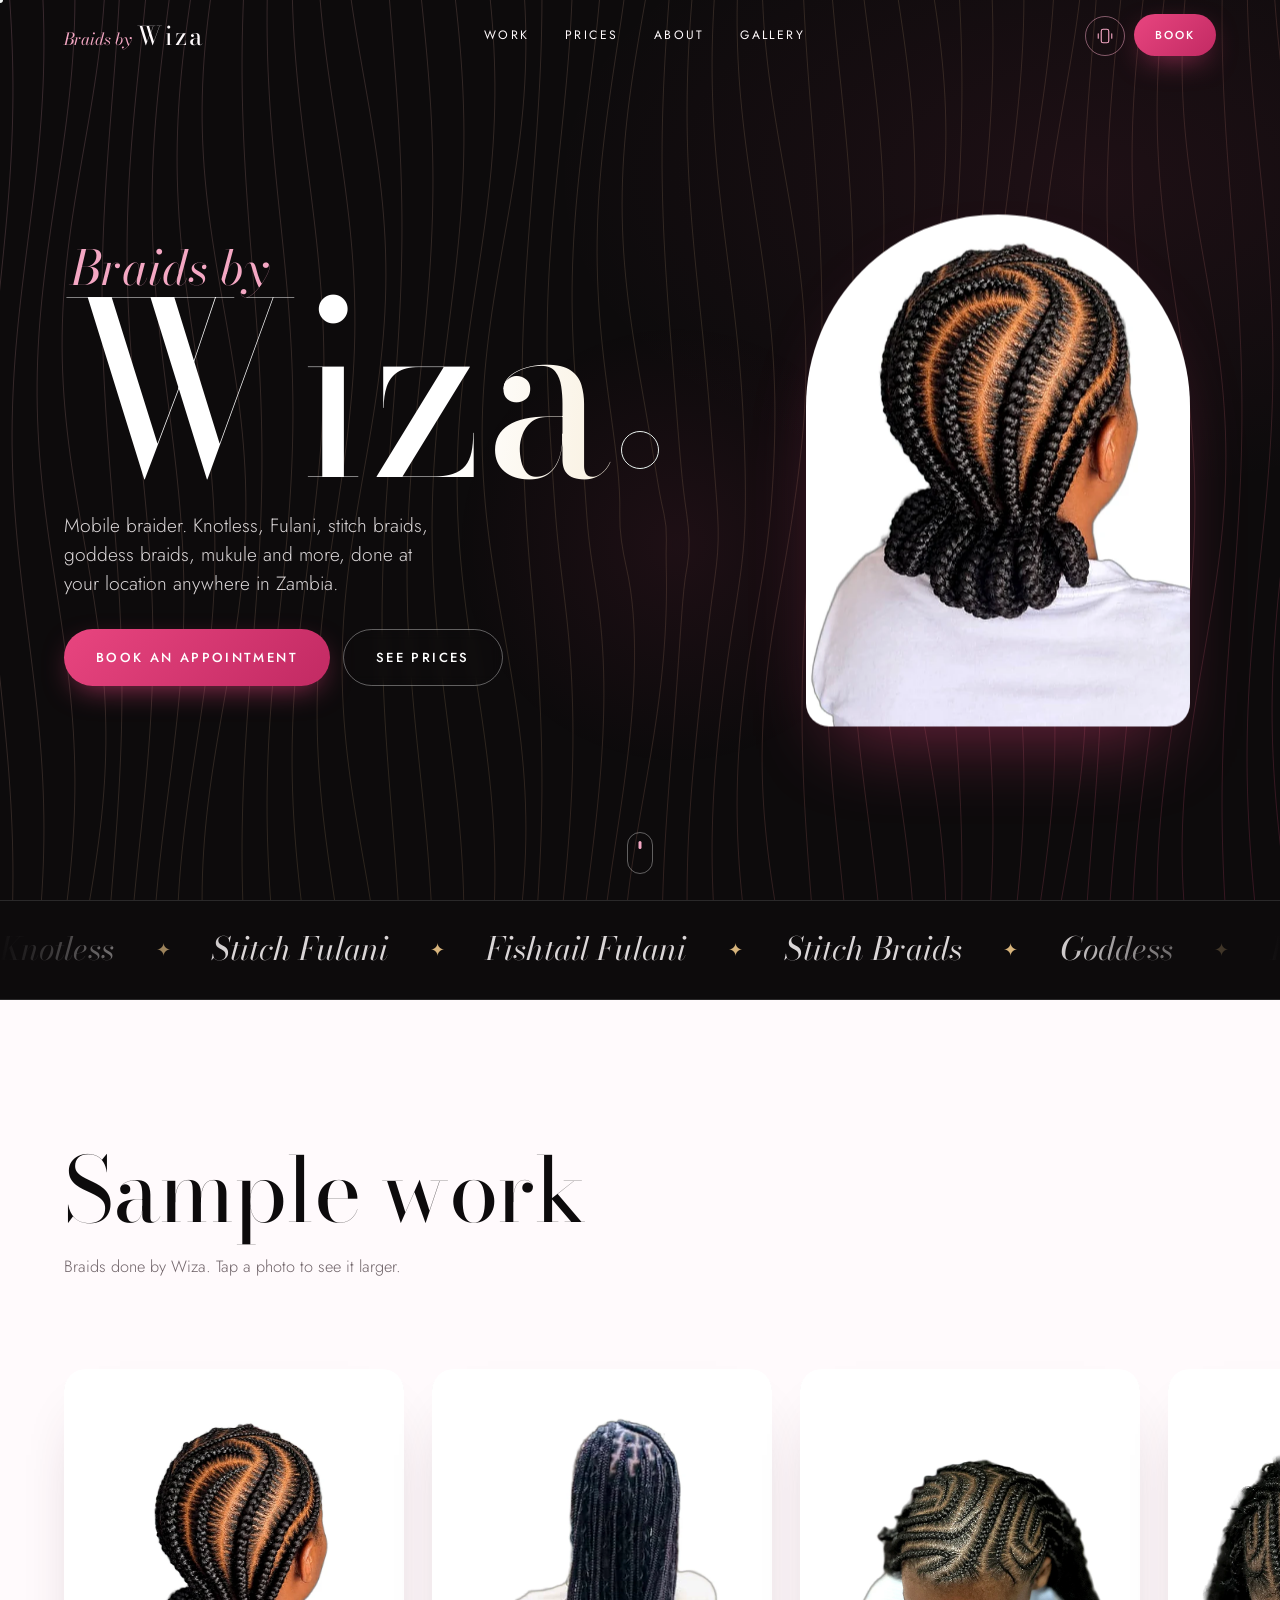
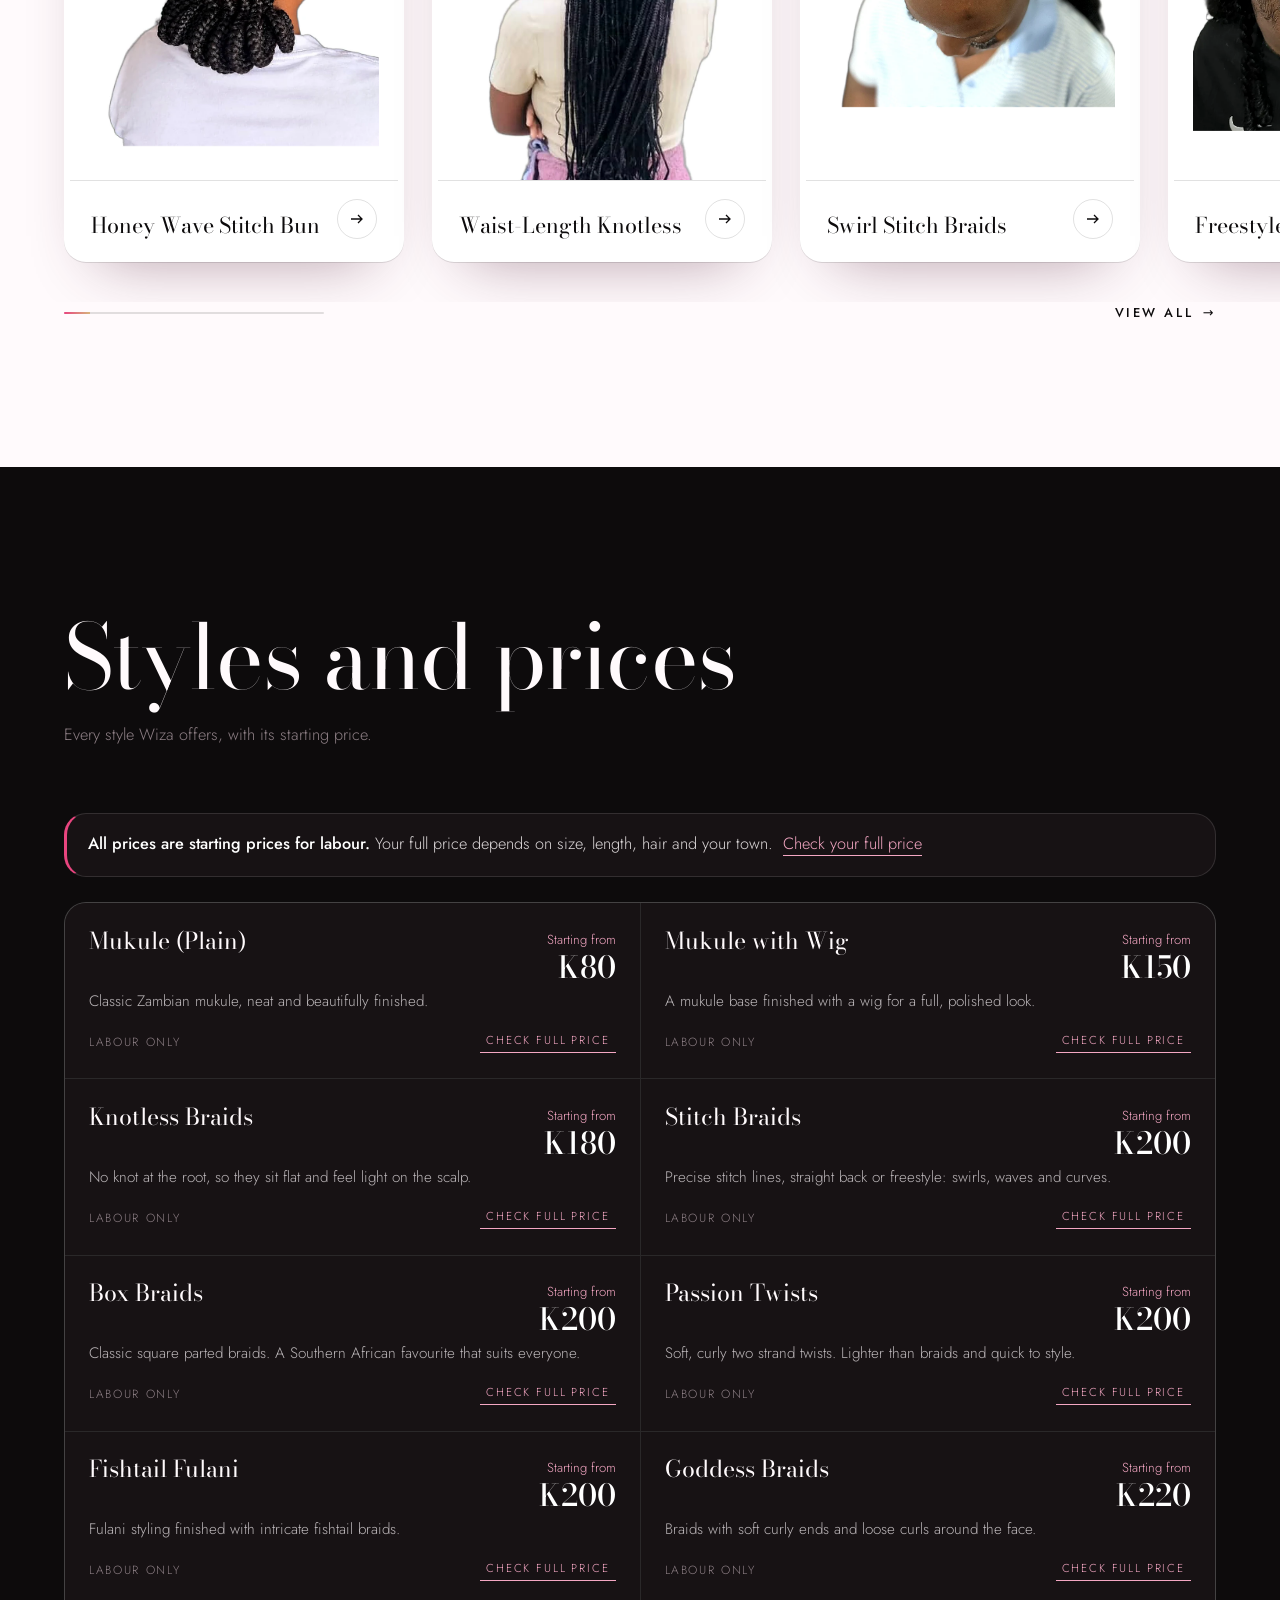
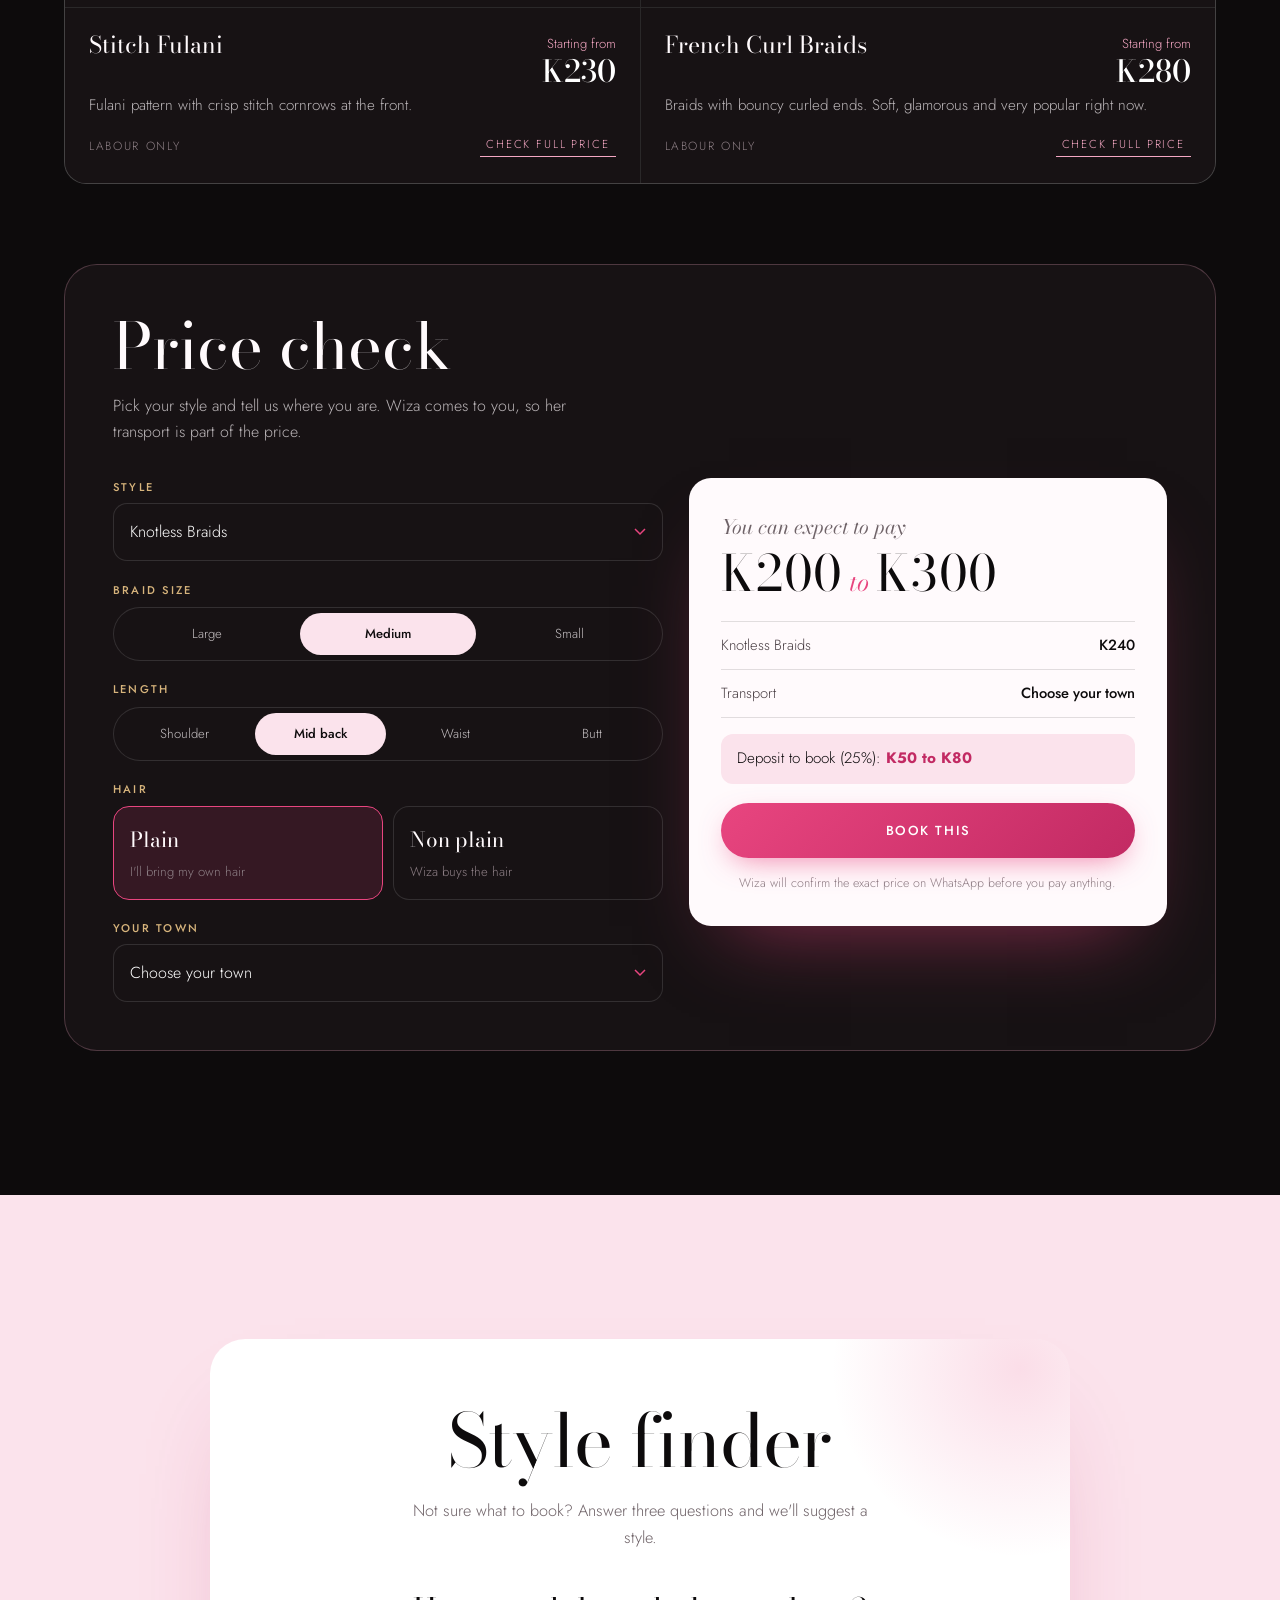
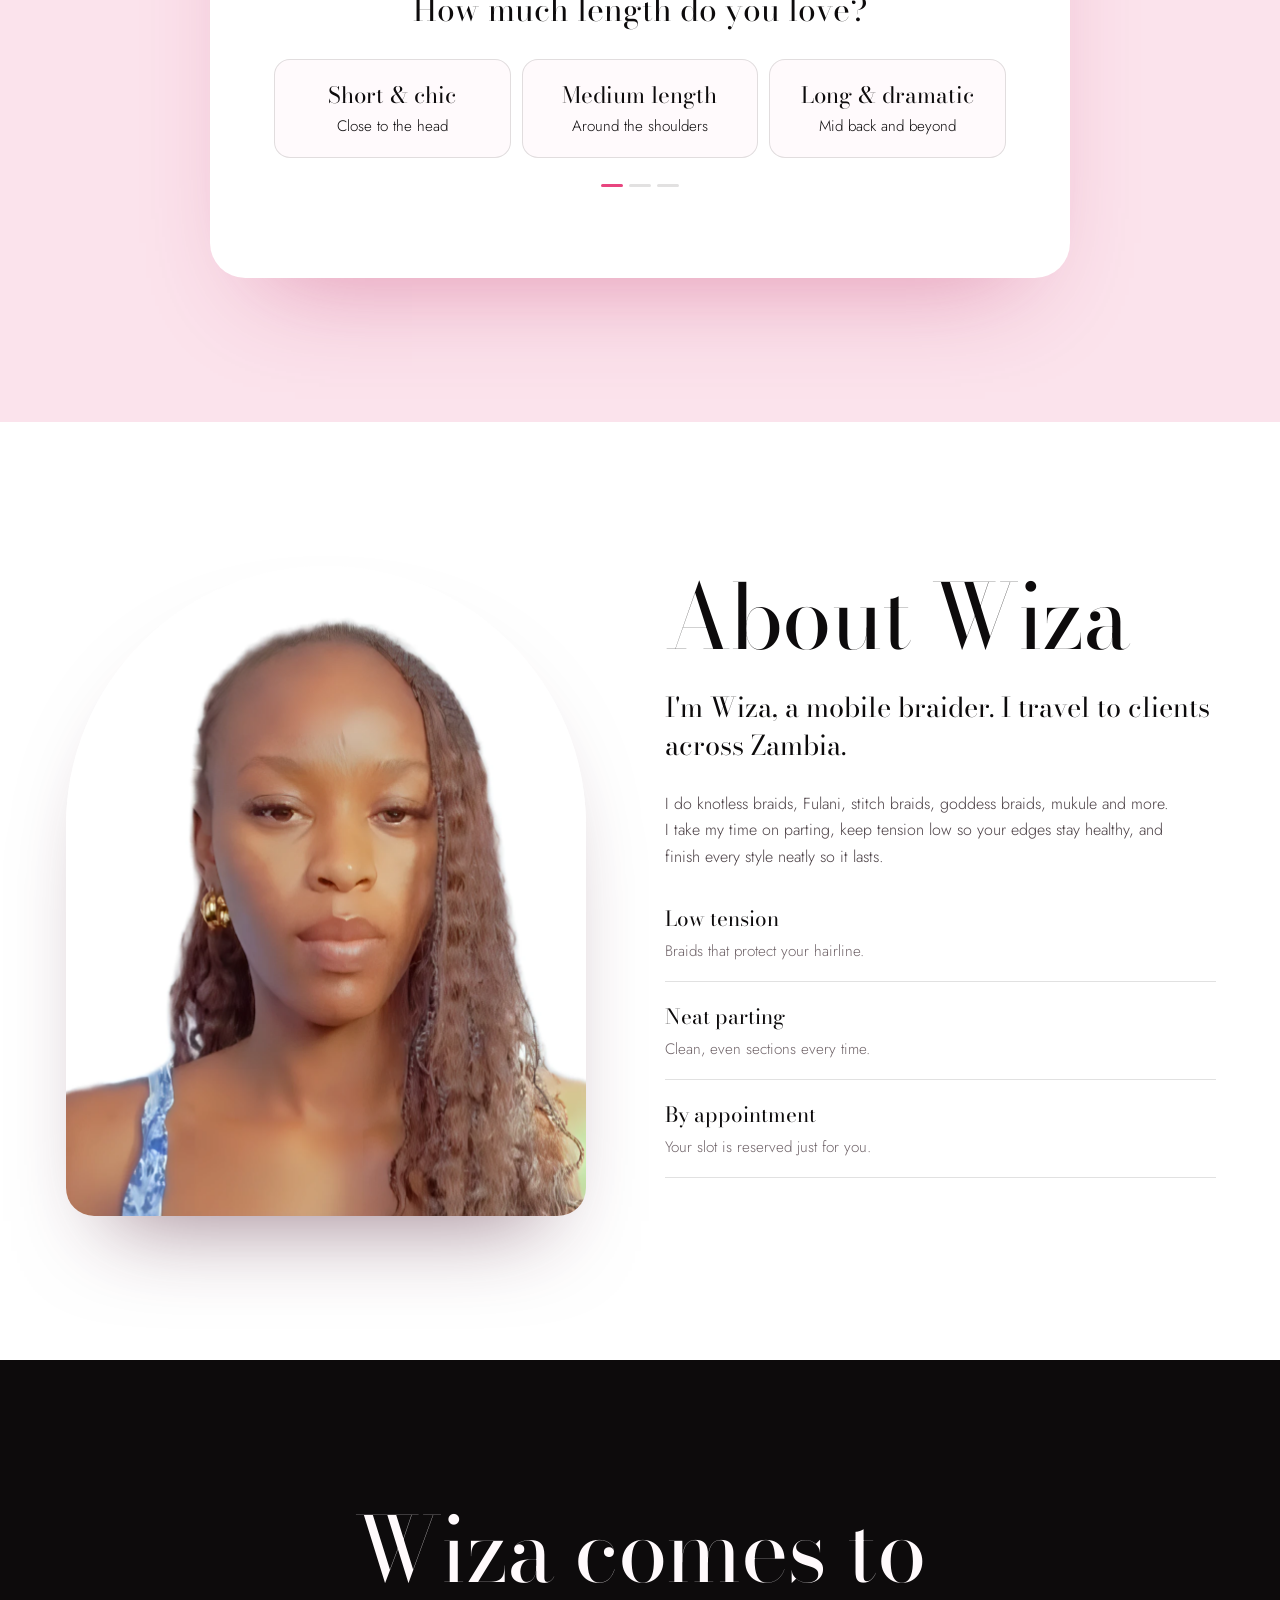
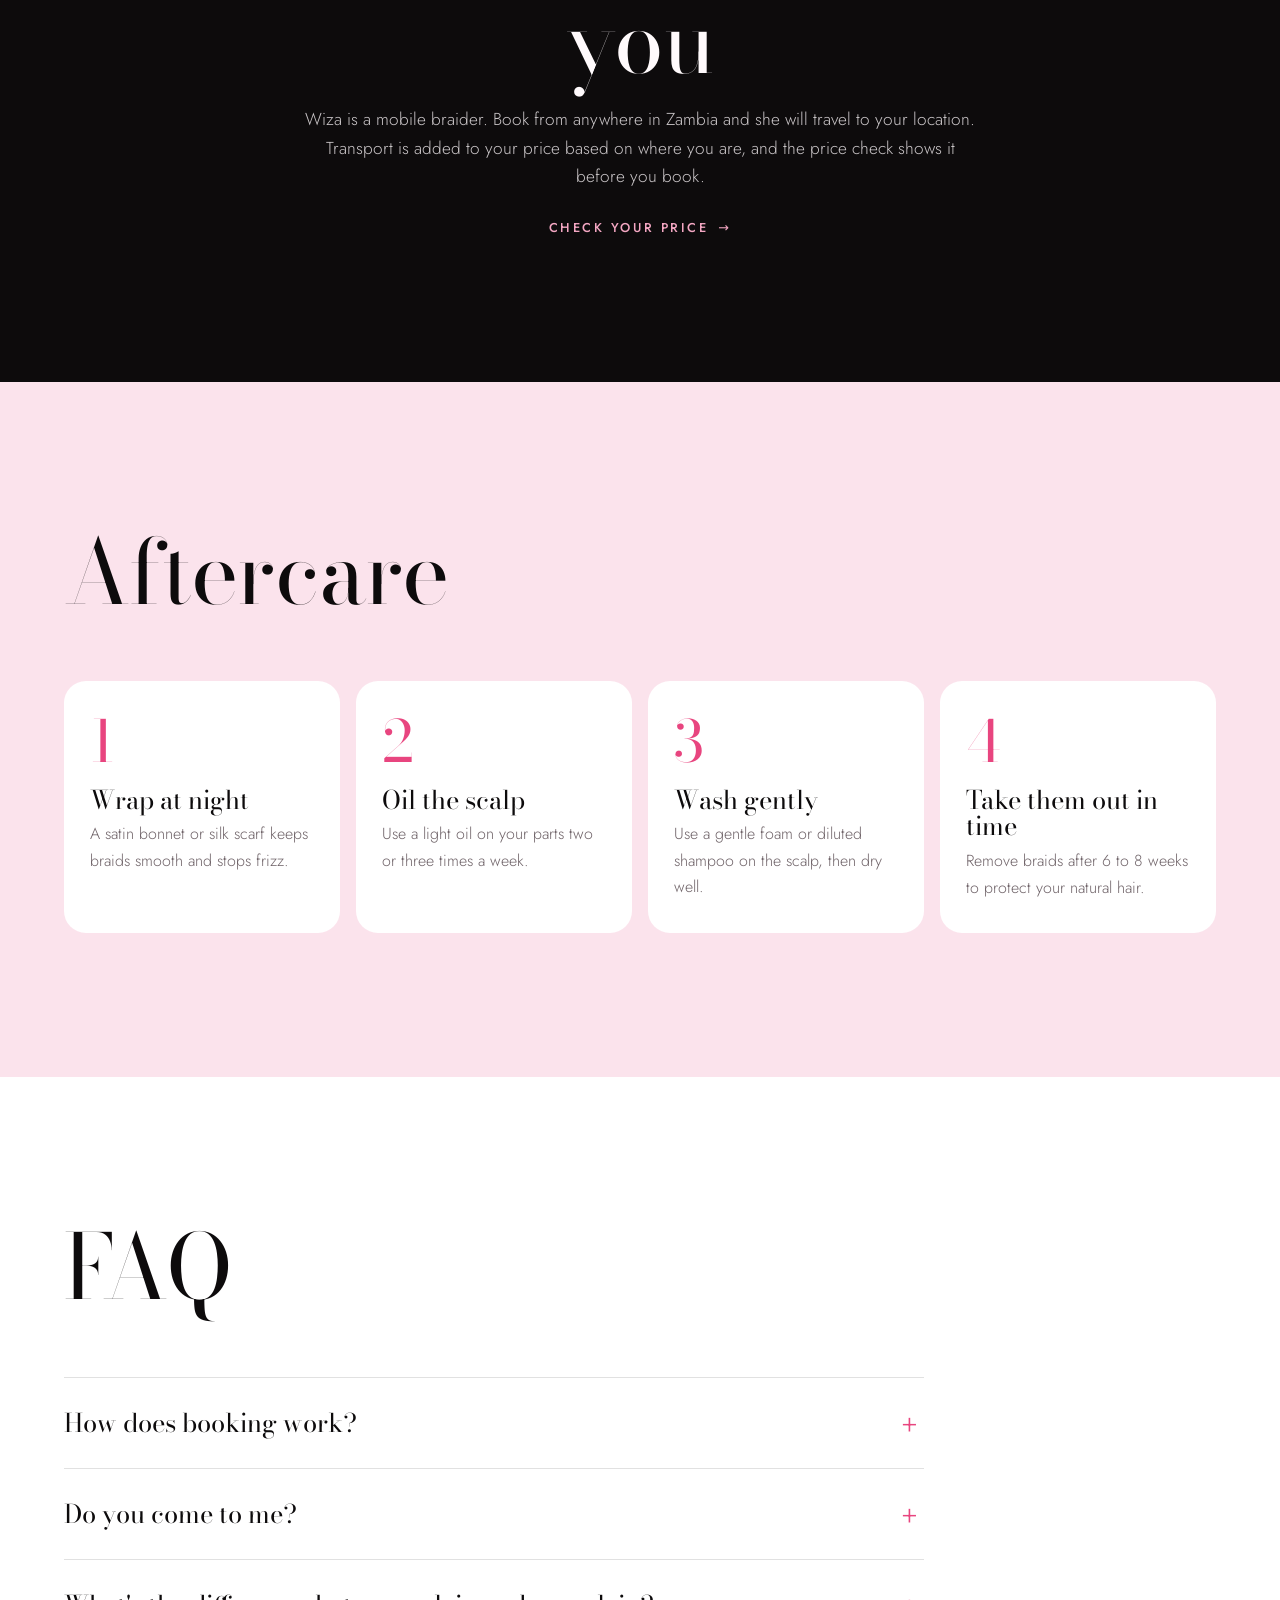
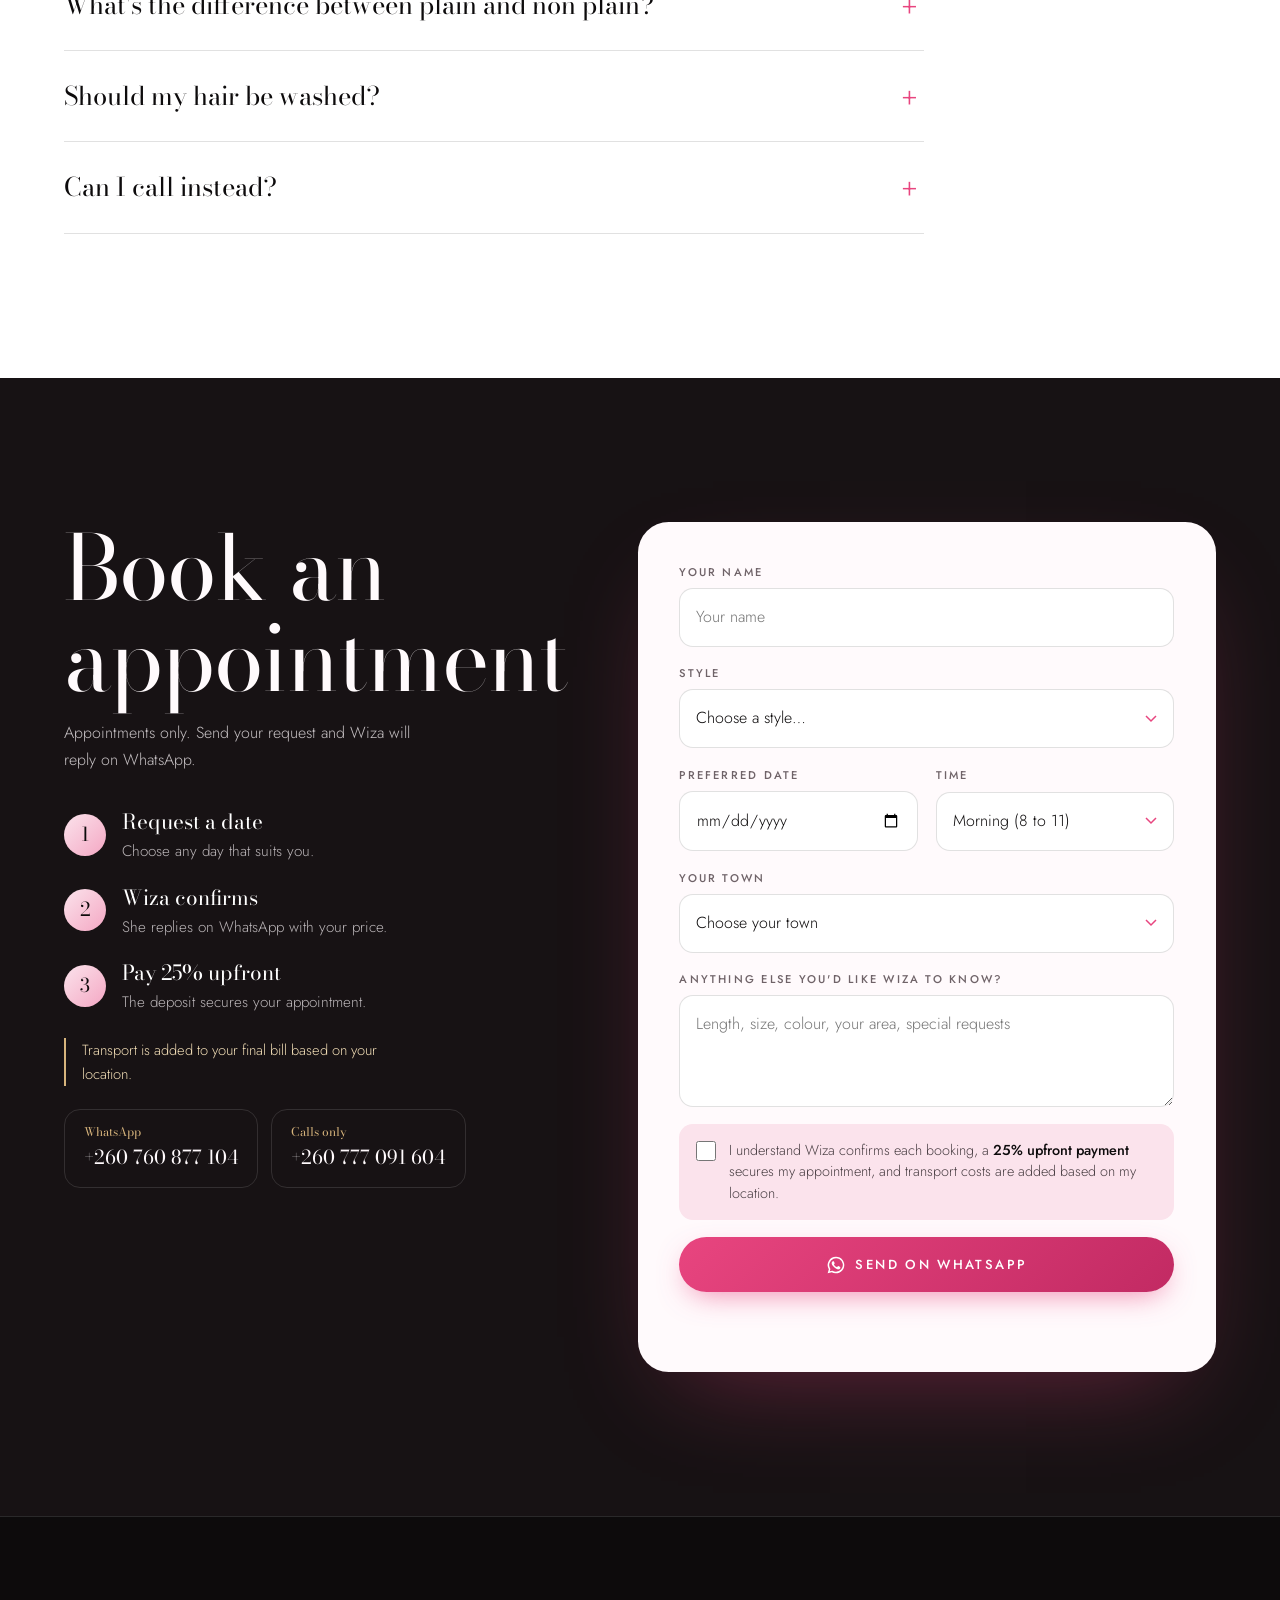
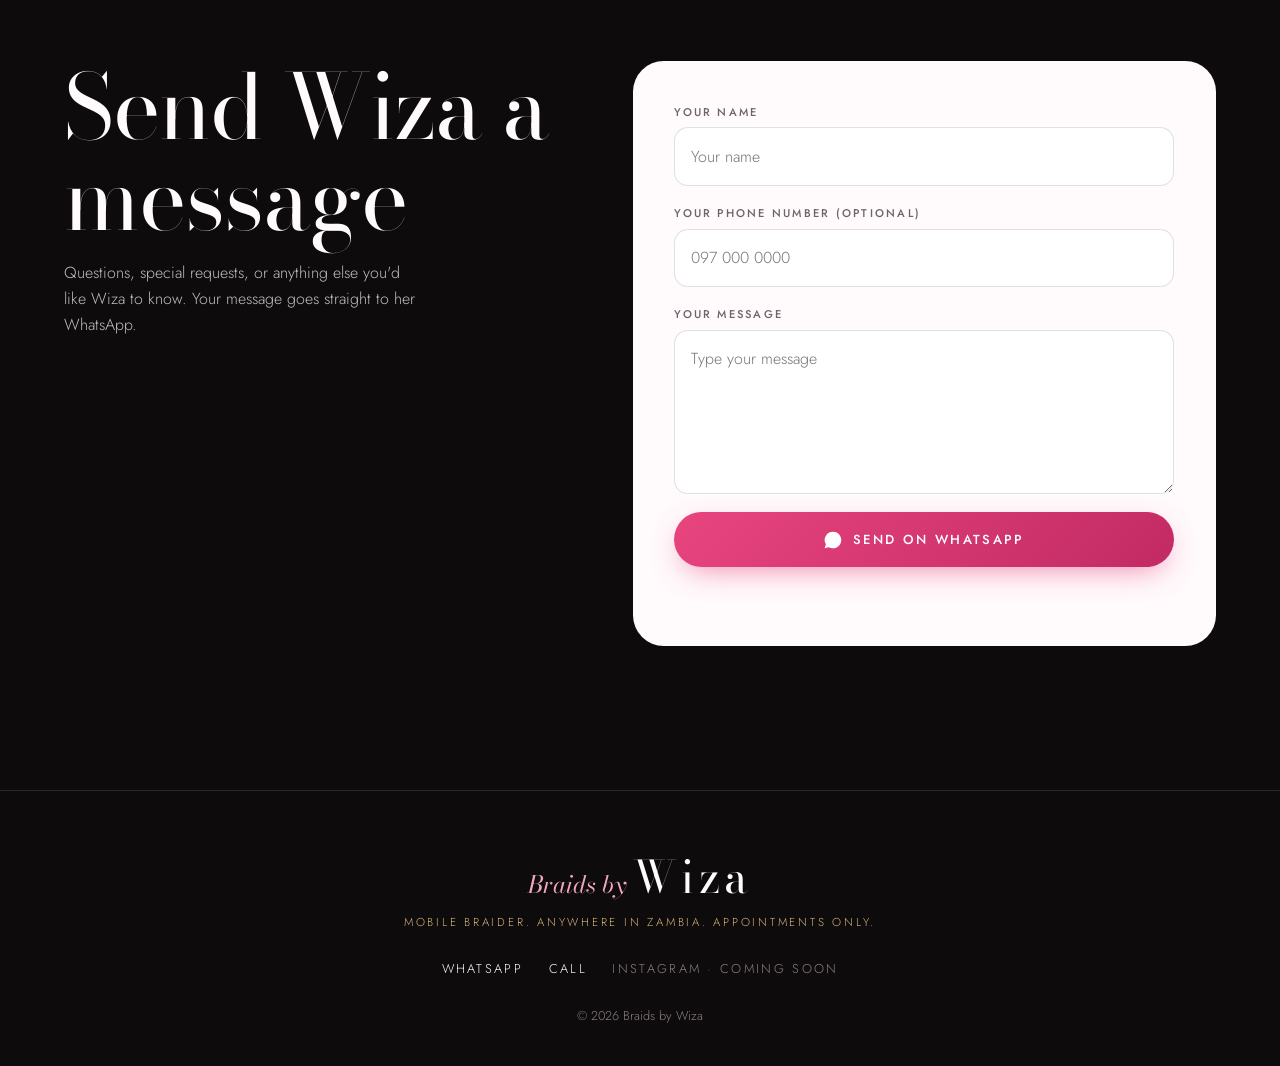
<file: index.html>
<!doctype html>
<html lang="en">
<head>
  <meta charset="utf-8">
  <meta name="viewport" content="width=device-width, initial-scale=1, viewport-fit=cover">
  <title>Braids by Wiza | Mobile Braider in Zambia</title>
  <meta name="description" content="Braids by Wiza. Knotless braids, Fulani, stitch braids, goddess braids, box braids, twists, French curls and mukule. Mobile braider in Zambia. She comes to your location.">
  <meta name="theme-color" content="#0d0b0c">
  <meta property="og:title" content="Braids by Wiza">
  <meta property="og:description" content="Mobile braider in Zambia. She comes to your location.">
  <meta property="og:image" content="assets/work/style-3.webp">
  <link rel="icon" href="assets/favicon.svg" type="image/svg+xml">
  <link rel="preconnect" href="https://fonts.googleapis.com">
  <link rel="preconnect" href="https://fonts.gstatic.com" crossorigin>
  <link href="https://fonts.googleapis.com/css2?family=Bodoni+Moda:ital,opsz,wght@0,6..96,400;0,6..96,500;1,6..96,400&family=Jost:wght@300;400;500&display=swap" rel="stylesheet">
  <link rel="stylesheet" href="css/style.css">
</head>
<body class="is-loading">

  <div class="loader" aria-hidden="true">
    <div class="loader__inner">
      <span class="loader__small">Braids by</span>
      <span class="loader__name">Wiza</span>
      <span class="loader__bar"><i></i></span>
    </div>
  </div>

  <div class="cursor" aria-hidden="true"><span class="cursor__dot"></span><span class="cursor__ring"></span></div>
  <canvas class="sparkle-layer" aria-hidden="true"></canvas>

  <header class="nav" data-nav>
    <a class="logo" href="index.html" data-haptic>
      <span class="logo__small">Braids by</span>
      <span class="logo__name">Wiza</span>
    </a>
    <nav class="nav__links" aria-label="Main">
      <a href="#work" data-haptic>Work</a>
      <a href="#menu" data-haptic>Prices</a>
      <a href="#about" data-haptic>About</a>
      <a href="work.html" data-haptic>Gallery</a>
    </nav>
    <div class="nav__actions">
      <button class="haptic-toggle" type="button" aria-pressed="true" title="Vibration on or off" data-haptic-toggle>
        <svg viewBox="0 0 24 24" aria-hidden="true"><rect x="7" y="3" width="10" height="18" rx="2.5"/><path d="M3 9v6M21 9v6"/></svg>
        <span class="sr-only">Vibration</span>
      </button>
      <a class="btn btn--pink btn--sm magnetic" href="#book" data-haptic="medium">Book</a>
      <button class="burger" type="button" aria-label="Open menu" aria-expanded="false" data-burger><span></span><span></span></button>
    </div>
  </header>

  <div class="drawer" data-drawer>
    <nav aria-label="Mobile">
      <a href="#work" data-haptic>Sample work</a>
      <a href="#menu" data-haptic>Styles and prices</a>
      <a href="#estimate" data-haptic>Price check</a>
      <a href="#about" data-haptic>About Wiza</a>
      <a href="work.html" data-haptic>Gallery</a>
      <a href="#message" data-haptic>Send a message</a>
      <a href="#book" data-haptic="medium" class="drawer__cta">Book an appointment</a>
    </nav>
    <p class="drawer__foot">WhatsApp +260 760 877 104</p>
  </div>

  <main>
    <section class="hero" id="top">
      <canvas class="hero__field" aria-hidden="true"></canvas>
      <div class="hero__content">
        <h1 class="hero__title">
          <span class="hero__small reveal">Braids by</span>
          <span class="hero__name" data-split>Wiza</span>
        </h1>
        <p class="hero__lede reveal">Mobile braider. Knotless, Fulani, stitch braids, goddess braids, mukule and more, done at your location anywhere in Zambia.</p>
        <div class="hero__ctas reveal">
          <a class="btn btn--pink magnetic" href="#book" data-haptic="medium">Book an appointment</a>
          <a class="btn btn--ghost magnetic" href="#menu" data-haptic>See prices</a>
        </div>
      </div>
      <figure class="hero__feature tilt" data-tilt>
        <img src="assets/work/style-3.webp" alt="Honey wave stitch braids in a low bun, done by Wiza" width="740" height="875" fetchpriority="high">
      </figure>
      <a class="hero__scroll" href="#work" aria-label="Scroll down" data-haptic><span></span></a>
    </section>

    <div class="marquee" aria-hidden="true">
      <div class="marquee__track">
        <span>Knotless</span><i>✦</i><span>Stitch Fulani</span><i>✦</i><span>Fishtail Fulani</span><i>✦</i><span>Stitch Braids</span><i>✦</i><span>Goddess</span><i>✦</i><span>Box Braids</span><i>✦</i><span>French Curls</span><i>✦</i><span>Mukule</span><i>✦</i>
        <span>Knotless</span><i>✦</i><span>Stitch Fulani</span><i>✦</i><span>Fishtail Fulani</span><i>✦</i><span>Stitch Braids</span><i>✦</i><span>Goddess</span><i>✦</i><span>Box Braids</span><i>✦</i><span>French Curls</span><i>✦</i><span>Mukule</span><i>✦</i>
      </div>
    </div>

    <section class="section work" id="work">
      <div class="section__head">
        <h2 class="reveal">Sample work</h2>
        <p class="section__sub reveal">Braids done by Wiza. Tap a photo to see it larger.</p>
      </div>
      <div class="work__rail" data-rail tabindex="0" aria-label="Sample work, scroll sideways"></div>
      <div class="work__foot reveal">
        <div class="rail-progress"><i data-rail-progress></i></div>
        <a class="link-arrow" href="work.html" data-haptic>View all <span>→</span></a>
      </div>
    </section>

    <section class="section menu" id="menu">
      <div class="section__head">
        <h2 class="reveal">Styles and prices</h2>
        <p class="section__sub reveal">Every style Wiza offers, with its starting price.</p>
      </div>
      <p class="menu__note reveal"><strong>All prices are starting prices for labour.</strong> Your full price depends on size, length, hair and your town. <a href="#estimate">Check your full price</a></p>
      <div class="menu__panel" data-menu-panel></div>

      <div class="calc reveal" id="estimate" data-calc>
        <div class="calc__head">
          <h3>Price check</h3>
          <p>Pick your style and tell us where you are. Wiza comes to you, so her transport is part of the price.</p>
        </div>
        <div class="calc__grid">
          <div class="calc__form">
            <label class="field"><span>Style</span><select data-c-style></select></label>
            <div class="calc__row" data-c-size-wrap><span class="calc__label">Braid size</span><div class="seg" role="radiogroup" aria-label="Braid size" data-c-size></div></div>
            <div class="calc__row" data-c-length-wrap><span class="calc__label">Length</span><div class="seg" role="radiogroup" aria-label="Length" data-c-length></div></div>
            <div class="calc__row" data-c-hair-wrap>
              <span class="calc__label">Hair</span>
              <div class="hair-opts" role="radiogroup" aria-label="Hair">
                <button type="button" role="radio" class="hair-opt" data-hair="plain" aria-checked="true"><b>Plain</b><small>I'll bring my own hair</small></button>
                <button type="button" role="radio" class="hair-opt" data-hair="full" aria-checked="false"><b>Non plain</b><small data-c-hair-note>Wiza buys the hair</small></button>
              </div>
            </div>
            <label class="field"><span>Your town</span><select data-c-town></select></label>
            <div class="calc__row" data-c-area-wrap><span class="calc__label">Where in town?</span><div class="seg seg--wrap" role="radiogroup" aria-label="Where in town" data-c-area></div></div>
          </div>
          <div class="calc__result" aria-live="polite">
            <p class="calc__lead">You can expect to pay</p>
            <div class="calc__total"><span data-c-min>K0</span><span class="calc__to">to</span><span data-c-max>K0</span></div>
            <ul class="calc__lines" data-c-lines></ul>
            <p class="calc__deposit" data-c-deposit></p>
            <a class="btn btn--pink btn--block magnetic" href="#book" data-c-book data-haptic="medium">Book this</a>
            <p class="calc__fine">Wiza will confirm the exact price on WhatsApp before you pay anything.</p>
          </div>
        </div>
      </div>
    </section>

    <section class="section finder" id="finder">
      <div class="finder__card reveal">
        <h2>Style finder</h2>
        <p class="section__sub">Not sure what to book? Answer three questions and we'll suggest a style.</p>
        <div class="finder__stage" data-finder></div>
      </div>
    </section>

    <section class="section about" id="about">
      <div class="about__grid">
        <figure class="about__portrait reveal tilt" data-tilt>
          <img src="assets/wiza/wiza-portrait.webp" alt="Wiza, the braider behind Braids by Wiza" width="1000" height="943" loading="lazy">
        </figure>
        <div class="about__text">
          <h2 class="reveal">About Wiza</h2>
          <p class="reveal about__lead">I'm Wiza, a mobile braider. I travel to clients across Zambia.</p>
          <p class="reveal">I do knotless braids, Fulani, stitch braids, goddess braids, mukule and more. I take my time on parting, keep tension low so your edges stay healthy, and finish every style neatly so it lasts.</p>
          <ul class="about__values">
            <li class="reveal"><strong>Low tension</strong><span>Braids that protect your hairline.</span></li>
            <li class="reveal"><strong>Neat parting</strong><span>Clean, even sections every time.</span></li>
            <li class="reveal"><strong>By appointment</strong><span>Your slot is reserved just for you.</span></li>
          </ul>
        </div>
      </div>
    </section>

    <section class="section mobile" id="mobile">
      <div class="mobile__inner">
        <h2 class="reveal">Wiza comes to you</h2>
        <p class="reveal">Wiza is a mobile braider. Book from anywhere in Zambia and she will travel to your location. Transport is added to your price based on where you are, and the price check shows it before you book.</p>
        <a class="link-arrow reveal" href="#estimate" data-haptic>Check your price <span>→</span></a>
      </div>
    </section>

    <section class="section care" id="care">
      <div class="section__head">
        <h2 class="reveal">Aftercare</h2>
      </div>
      <ol class="care__steps">
        <li class="reveal"><span class="care__num">1</span><h3>Wrap at night</h3><p>A satin bonnet or silk scarf keeps braids smooth and stops frizz.</p></li>
        <li class="reveal"><span class="care__num">2</span><h3>Oil the scalp</h3><p>Use a light oil on your parts two or three times a week.</p></li>
        <li class="reveal"><span class="care__num">3</span><h3>Wash gently</h3><p>Use a gentle foam or diluted shampoo on the scalp, then dry well.</p></li>
        <li class="reveal"><span class="care__num">4</span><h3>Take them out in time</h3><p>Remove braids after 6 to 8 weeks to protect your natural hair.</p></li>
      </ol>
    </section>

    <section class="section faq" id="faq">
      <div class="section__head">
        <h2 class="reveal">FAQ</h2>
      </div>
      <div class="faq__list">
        <details class="reveal" data-haptic><summary>How does booking work?</summary><p>Wiza works by appointment only. Request your date with the form below. Wiza confirms it with you on WhatsApp, and a 25% upfront payment secures your slot. You pay the balance on the day.</p></details>
        <details class="reveal" data-haptic><summary>Do you come to me?</summary><p>Yes. Wiza is mobile and travels to your location anywhere in Zambia. Transport is added to your price based on where you are, and the <a href="#estimate">price check</a> shows it upfront.</p></details>
        <details class="reveal" data-haptic><summary>What's the difference between plain and non plain?</summary><p>Plain means you buy and bring your own braiding hair, and you pay for labour only. Non plain means Wiza buys the hair for your style, and its cost is added to your price.</p></details>
        <details class="reveal" data-haptic><summary>Should my hair be washed?</summary><p>Yes, please have clean, detangled, blow dried hair before your appointment.</p></details>
        <details class="reveal" data-haptic><summary>Can I call instead?</summary><p>Yes. Call <a href="tel:+260777091604">+260 777 091 604</a> (calls only), or WhatsApp <a href="https://wa.me/260760877104" target="_blank" rel="noopener">+260 760 877 104</a>.</p></details>
      </div>
    </section>

    <section class="section book" id="book">
      <div class="book__grid">
        <div class="book__intro">
          <h2 class="reveal">Book an appointment</h2>
          <p class="reveal">Appointments only. Send your request and Wiza will reply on WhatsApp.</p>
          <ol class="book__steps">
            <li class="reveal"><span>1</span><div><strong>Request a date</strong>Choose any day that suits you.</div></li>
            <li class="reveal"><span>2</span><div><strong>Wiza confirms</strong>She replies on WhatsApp with your price.</div></li>
            <li class="reveal"><span>3</span><div><strong>Pay 25% upfront</strong>The deposit secures your appointment.</div></li>
          </ol>
          <p class="book__note reveal">Transport is added to your final bill based on your location.</p>
          <div class="book__contact reveal">
            <a href="https://wa.me/260760877104" target="_blank" rel="noopener" data-haptic><small>WhatsApp</small>+260 760 877 104</a>
            <a href="tel:+260777091604" data-haptic><small>Calls only</small>+260 777 091 604</a>
          </div>
          <div class="book__chosen reveal" data-chosen hidden>
            <img alt="" data-chosen-img>
            <div><small>Your style</small><strong data-chosen-title></strong></div>
            <button type="button" class="chip" data-chosen-clear data-haptic>Clear</button>
          </div>
        </div>
        <form class="book__form reveal" name="booking" method="POST" data-netlify="true" netlify-honeypot="bot-field" data-book-form novalidate>
          <input type="hidden" name="form-name" value="booking"><input type="hidden" name="estimate"><p hidden><label>Leave empty <input name="bot-field"></label></p>
          <p class="book__estimate" data-book-estimate hidden><small>Price range</small><b></b></p>
          <label class="field"><span>Your name</span><input name="name" autocomplete="name" required placeholder="Your name"></label>
          <label class="field"><span>Style</span><select name="style" required data-style-select></select></label>
          <div class="field-row">
            <label class="field"><span>Preferred date</span><input type="date" name="date" required></label>
            <label class="field"><span>Time</span>
              <select name="time"><option>Morning (8 to 11)</option><option>Midday (11 to 2)</option><option>Afternoon (2 to 5)</option></select>
            </label>
          </div>
          <label class="field"><span>Your town</span><select name="town" data-town-select></select></label>
          <label class="field"><span>Anything else you'd like Wiza to know?</span><textarea name="notes" rows="3" placeholder="Length, size, colour, your area, special requests"></textarea></label>
          <label class="consent"><input type="checkbox" name="agree" required><span>I understand Wiza confirms each booking, a <strong>25% upfront payment</strong> secures my appointment, and transport costs are added based on my location.</span></label>
          <button class="btn btn--pink btn--block magnetic" type="submit" data-haptic="success">
            <svg viewBox="0 0 24 24" aria-hidden="true" class="wa"><path d="M12 2a10 10 0 0 0-8.6 15.1L2 22l5-1.3A10 10 0 1 0 12 2Zm0 18.2a8.2 8.2 0 0 1-4.2-1.2l-.3-.2-3 .8.8-2.9-.2-.3A8.2 8.2 0 1 1 12 20.2Zm4.5-6.1c-.2-.1-1.5-.7-1.7-.8-.2-.1-.4-.1-.6.1l-.8 1c-.1.2-.3.2-.5.1a6.7 6.7 0 0 1-3.3-2.9c-.3-.4.3-.4.7-1.4.1-.2 0-.3 0-.5l-.8-1.8c-.2-.5-.4-.4-.6-.4h-.5a1 1 0 0 0-.7.3 3 3 0 0 0-.9 2.2 5.1 5.1 0 0 0 1.1 2.7 11.6 11.6 0 0 0 4.4 3.9c1.6.7 2.3.8 3.1.6.5-.1 1.5-.6 1.7-1.2.2-.6.2-1.1.1-1.2l-.7-.5Z"/></svg>
            Send on WhatsApp
          </button>
          <p class="form-msg" data-form-msg role="status"></p>
        </form>
      </div>
    </section>

    <section class="section message" id="message">
      <div class="message__grid">
        <div class="message__intro">
          <h2 class="reveal">Send Wiza a message</h2>
          <p class="reveal">Questions, special requests, or anything else you'd like Wiza to know. Your message goes straight to her WhatsApp.</p>
        </div>
        <form class="message__form reveal" name="message" method="POST" data-netlify="true" netlify-honeypot="bot-field" data-message-form novalidate>
          <input type="hidden" name="form-name" value="message"><p hidden><label>Leave empty <input name="bot-field"></label></p>
          <label class="field"><span>Your name</span><input name="name" autocomplete="name" required placeholder="Your name"></label>
          <label class="field"><span>Your phone number (optional)</span><input name="phone" type="tel" autocomplete="tel" inputmode="tel" placeholder="097 000 0000"></label>
          <label class="field"><span>Your message</span><textarea name="message" rows="5" required placeholder="Type your message"></textarea></label>
          <button class="btn btn--pink btn--block magnetic" type="submit" data-haptic="success">
            <svg viewBox="0 0 24 24" aria-hidden="true" class="wa"><path d="M12 2a10 10 0 0 0-8.6 15.1L2 22l5-1.3A10 10 0 1 0 12 2Zm4.5 12.1c-.2-.1-1.5-.7-1.7-.8-.2-.1-.4-.1-.6.1l-.8 1c-.1.2-.3.2-.5.1a6.7 6.7 0 0 1-3.3-2.9c-.3-.4.3-.4.7-1.4.1-.2 0-.3 0-.5l-.8-1.8c-.2-.5-.4-.4-.6-.4h-.5a1 1 0 0 0-.7.3 3 3 0 0 0-.9 2.2 5.1 5.1 0 0 0 1.1 2.7 11.6 11.6 0 0 0 4.4 3.9c1.6.7 2.3.8 3.1.6.5-.1 1.5-.6 1.7-1.2.2-.6.2-1.1.1-1.2l-.7-.5Z"/></svg>
            Send on WhatsApp
          </button>
          <p class="form-msg" data-message-msg role="status"></p>
        </form>
      </div>
    </section>
  </main>

  <footer class="footer">
    <a class="logo logo--footer" href="index.html"><span class="logo__small">Braids by</span><span class="logo__name">Wiza</span></a>
    <p class="footer__tag">Mobile braider. Anywhere in Zambia. Appointments only.</p>
    <div class="footer__links" data-socials></div>
    <p class="footer__small">&copy; <span data-year></span> Braids by Wiza</p>
  </footer>

  <a class="wa-float magnetic" href="#book" aria-label="Chat on WhatsApp" data-wa-float data-haptic="medium">
    <svg viewBox="0 0 24 24" aria-hidden="true"><path d="M12 2a10 10 0 0 0-8.6 15.1L2 22l5-1.3A10 10 0 1 0 12 2Zm4.5 12.1c-.2-.1-1.5-.7-1.7-.8-.2-.1-.4-.1-.6.1l-.8 1c-.1.2-.3.2-.5.1a6.7 6.7 0 0 1-3.3-2.9c-.3-.4.3-.4.7-1.4.1-.2 0-.3 0-.5l-.8-1.8c-.2-.5-.4-.4-.6-.4h-.5a1 1 0 0 0-.7.3 3 3 0 0 0-.9 2.2 5.1 5.1 0 0 0 1.1 2.7 11.6 11.6 0 0 0 4.4 3.9c1.6.7 2.3.8 3.1.6.5-.1 1.5-.6 1.7-1.2.2-.6.2-1.1.1-1.2l-.7-.5Z"/></svg>
  </a>

  <div class="lightbox" data-lightbox hidden>
    <button class="lightbox__close" type="button" aria-label="Close" data-lb-close data-haptic>&times;</button>
    <button class="lightbox__nav lightbox__nav--prev" type="button" aria-label="Previous" data-lb-prev>‹</button>
    <figure class="lightbox__figure">
      <img alt="" data-lb-img>
      <figcaption><h3 data-lb-title></h3><p data-lb-note></p><a class="btn btn--pink btn--sm" href="#book" data-lb-book data-haptic="medium">Book this style</a></figcaption>
    </figure>
    <button class="lightbox__nav lightbox__nav--next" type="button" aria-label="Next" data-lb-next>›</button>
  </div>

  <script src="js/data.js"></script>
  <script src="js/main.js"></script>
</body>
</html>
</file>
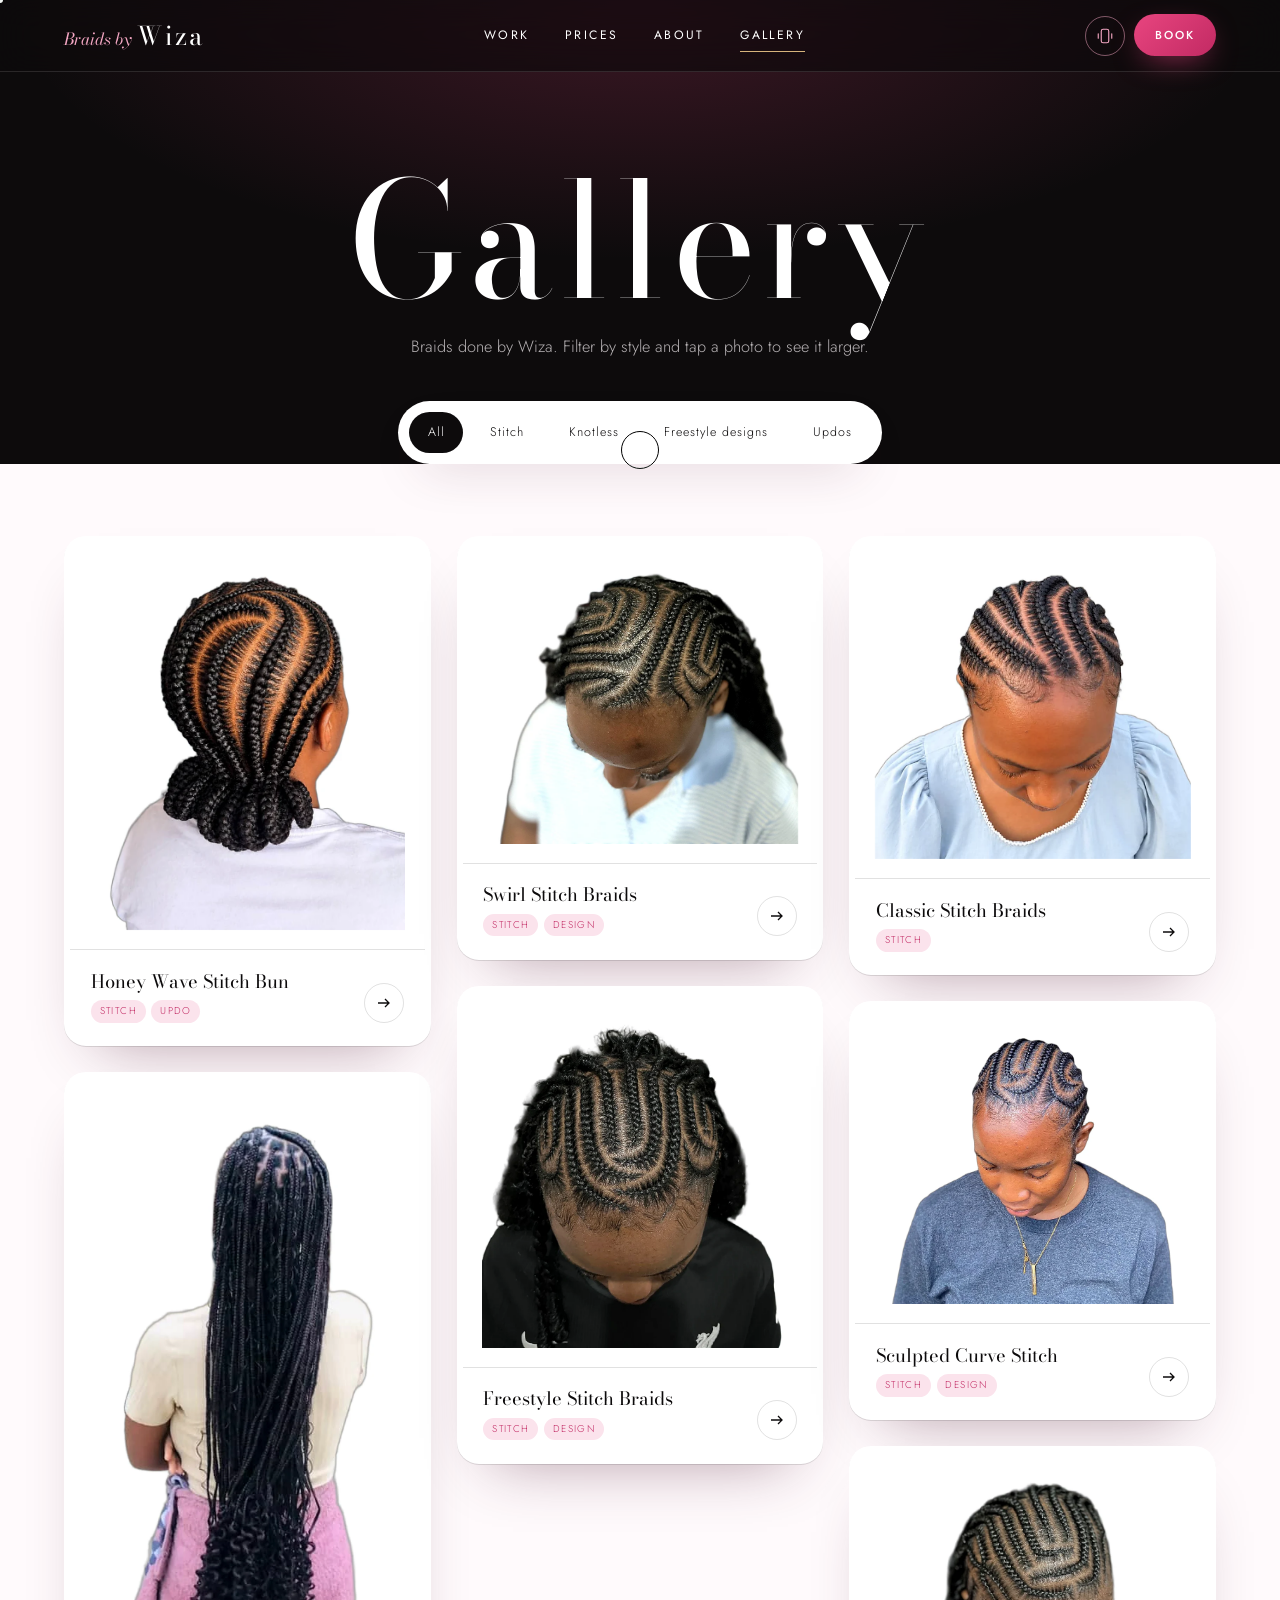
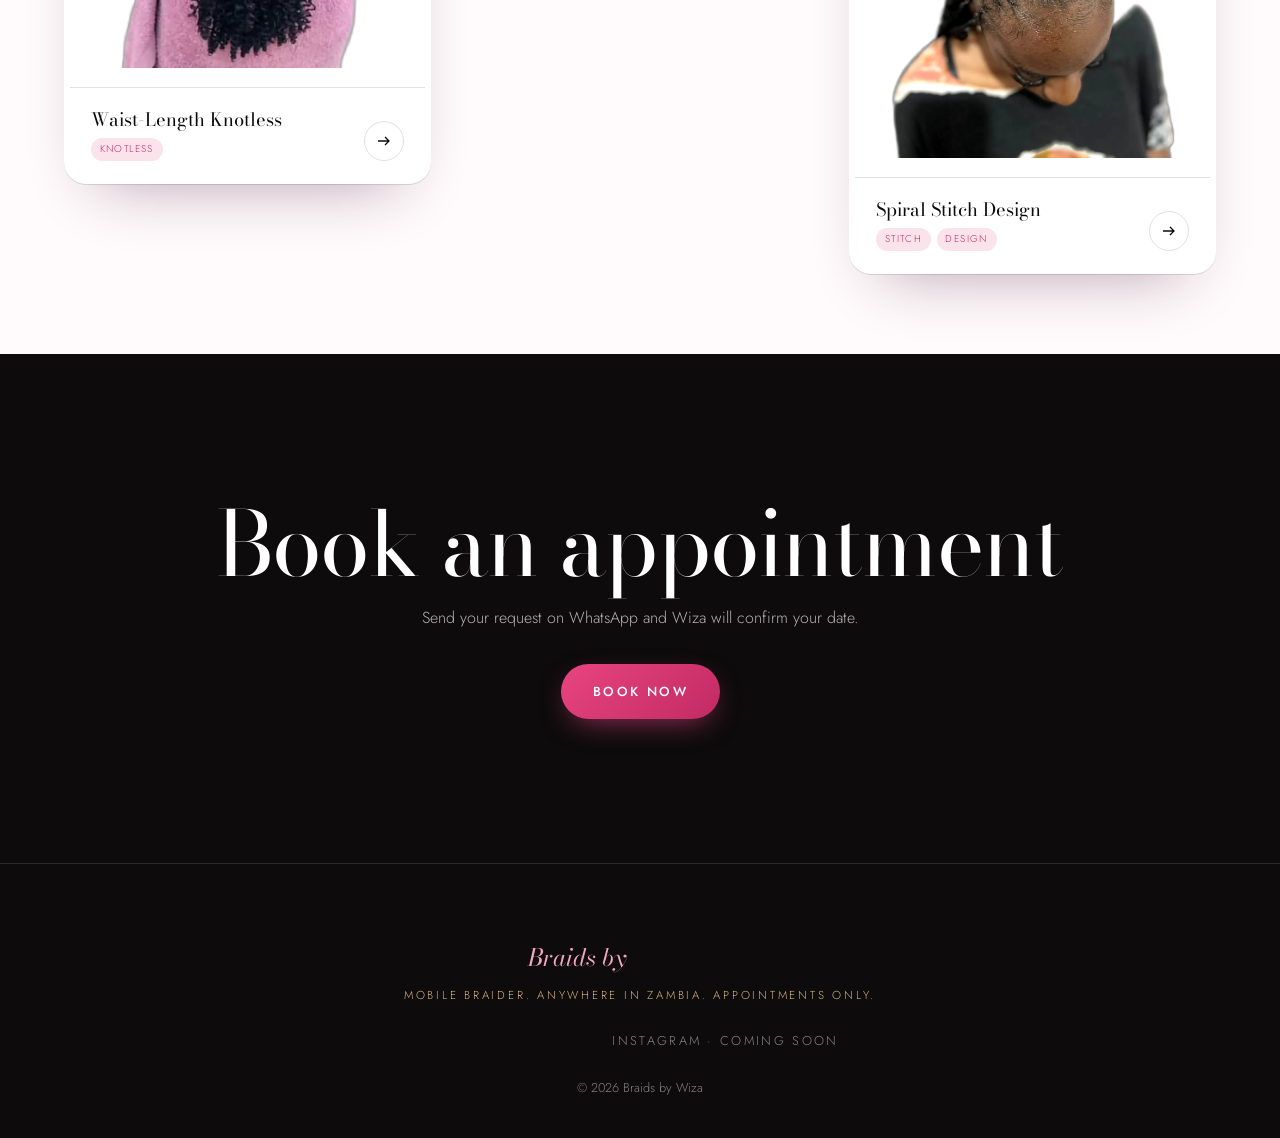
<file: work.html>
<!doctype html>
<html lang="en">
<head>
  <meta charset="utf-8">
  <meta name="viewport" content="width=device-width, initial-scale=1, viewport-fit=cover">
  <title>Gallery | Braids by Wiza</title>
  <meta name="description" content="Braids done by Wiza. Stitch braids, knotless braids and freestyle designs. Mobile braider in Zambia.">
  <meta name="theme-color" content="#0d0b0c">
  <link rel="icon" href="assets/favicon.svg" type="image/svg+xml">
  <link rel="preconnect" href="https://fonts.googleapis.com">
  <link rel="preconnect" href="https://fonts.gstatic.com" crossorigin>
  <link href="https://fonts.googleapis.com/css2?family=Bodoni+Moda:ital,opsz,wght@0,6..96,400;0,6..96,500;1,6..96,400&family=Jost:wght@300;400;500&display=swap" rel="stylesheet">
  <link rel="stylesheet" href="css/style.css">
</head>
<body class="is-loading page-lookbook">

  <div class="loader" aria-hidden="true">
    <div class="loader__inner">
      <span class="loader__small">Braids by</span>
      <span class="loader__name">Wiza</span>
      <span class="loader__bar"><i></i></span>
    </div>
  </div>

  <div class="cursor" aria-hidden="true"><span class="cursor__dot"></span><span class="cursor__ring"></span></div>
  <canvas class="sparkle-layer" aria-hidden="true"></canvas>

  <header class="nav is-solid" data-nav>
    <a class="logo" href="index.html" data-haptic>
      <span class="logo__small">Braids by</span>
      <span class="logo__name">Wiza</span>
    </a>
    <nav class="nav__links" aria-label="Main">
      <a href="index.html#work" data-haptic>Work</a>
      <a href="index.html#menu" data-haptic>Prices</a>
      <a href="index.html#about" data-haptic>About</a>
      <a href="work.html" aria-current="page" data-haptic>Gallery</a>
    </nav>
    <div class="nav__actions">
      <button class="haptic-toggle" type="button" aria-pressed="true" title="Vibration on or off" data-haptic-toggle>
        <svg viewBox="0 0 24 24" aria-hidden="true"><rect x="7" y="3" width="10" height="18" rx="2.5"/><path d="M3 9v6M21 9v6"/></svg>
        <span class="sr-only">Vibration</span>
      </button>
      <a class="btn btn--pink btn--sm magnetic" href="index.html#book" data-haptic="medium">Book</a>
      <button class="burger" type="button" aria-label="Open menu" aria-expanded="false" data-burger><span></span><span></span></button>
    </div>
  </header>

  <div class="drawer" data-drawer>
    <nav aria-label="Mobile">
      <a href="index.html" data-haptic>Home</a>
      <a href="index.html#menu" data-haptic>Styles and prices</a>
      <a href="index.html#estimate" data-haptic>Price check</a>
      <a href="index.html#about" data-haptic>About Wiza</a>
      <a href="index.html#book" data-haptic="medium" class="drawer__cta">Book an appointment</a>
    </nav>
    <p class="drawer__foot">WhatsApp +260 760 877 104</p>
  </div>

  <main>
    <section class="lookbook-hero">
      <h1 class="reveal">Gallery</h1>
      <p class="section__sub reveal">Braids done by Wiza. Filter by style and tap a photo to see it larger.</p>
      <div class="chips reveal" role="tablist" aria-label="Filter by style" data-filters></div>
    </section>

    <section class="lookbook">
      <div class="lookbook__grid" data-grid></div>
    </section>

    <section class="section cta-band">
      <h2 class="reveal">Book an appointment</h2>
      <p class="reveal">Send your request on WhatsApp and Wiza will confirm your date.</p>
      <a class="btn btn--pink magnetic reveal" href="index.html#book" data-haptic="medium">Book now</a>
    </section>
  </main>

  <footer class="footer">
    <a class="logo logo--footer" href="index.html"><span class="logo__small">Braids by</span><span class="logo__name">Wiza</span></a>
    <p class="footer__tag">Mobile braider. Anywhere in Zambia. Appointments only.</p>
    <div class="footer__links" data-socials></div>
    <p class="footer__small">&copy; <span data-year></span> Braids by Wiza</p>
  </footer>

  <div class="lightbox" data-lightbox hidden>
    <button class="lightbox__close" type="button" aria-label="Close" data-lb-close data-haptic>&times;</button>
    <button class="lightbox__nav lightbox__nav--prev" type="button" aria-label="Previous" data-lb-prev>‹</button>
    <figure class="lightbox__figure">
      <img alt="" data-lb-img>
      <figcaption><h3 data-lb-title></h3><p data-lb-note></p><a class="btn btn--pink btn--sm" href="index.html#book" data-lb-book data-haptic="medium">Book this style</a></figcaption>
    </figure>
    <button class="lightbox__nav lightbox__nav--next" type="button" aria-label="Next" data-lb-next>›</button>
  </div>

  <script src="js/data.js"></script>
  <script src="js/main.js"></script>
</body>
</html>
</file>
<file: css/style.css>
/* ==========================================================================
   Braids by Wiza: styles
   Palette: ink black, porcelain white, blush & hot pink, with champagne gold
   and a deep plum for depth.
   ========================================================================== */

:root {
  --ink: #0d0b0c;
  --ink-2: #171214;
  --ink-3: #241b1f;
  --white: #ffffff;
  --porcelain: #fffafc;
  --blush: #fbe3ec;
  --rose: #f4a7c3;
  --pink: #e8457f;
  --pink-deep: #c22a63;
  --plum: #4a1830;
  --gold: #d7b47c;
  --gold-soft: #f0dcb5;
  --muted: #8d7f85;
  --line: rgba(255, 255, 255, .12);
  --line-dark: rgba(13, 11, 12, .12);

  --f-display: "Bodoni Moda", "Didot", Georgia, serif;
  --f-serif: "Bodoni Moda", "Didot", Georgia, serif;
  --f-script: "Bodoni Moda", "Didot", Georgia, serif;
  --f-body: "Jost", system-ui, sans-serif;

  --ease: cubic-bezier(.22, 1, .36, 1);
  --ease-back: cubic-bezier(.34, 1.56, .64, 1);
  --r: 22px;
  --gutter: clamp(16px, 5vw, 72px);
  --nav-h: 72px;
}

*, *::before, *::after { box-sizing: border-box; }
html { scroll-behavior: smooth; -webkit-text-size-adjust: 100%; scroll-padding-top: var(--nav-h); }
body {
  margin: 0;
  background: var(--ink);
  color: var(--porcelain);
  font-family: var(--f-body);
  font-weight: 300;
  font-size: 16px;
  line-height: 1.65;
  -webkit-font-smoothing: antialiased;
  overflow-x: hidden;
  -webkit-tap-highlight-color: transparent;
}
main { overflow-x: clip; }
img { max-width: 100%; height: auto; display: block; }
[hidden] { display: none !important; }
a { color: inherit; text-decoration: none; }
button { font: inherit; color: inherit; background: none; border: 0; cursor: pointer; }
::selection { background: var(--pink); color: var(--white); }
.sr-only { position: absolute; width: 1px; height: 1px; overflow: hidden; clip: rect(0 0 0 0); white-space: nowrap; }
:focus-visible { outline: 2px solid var(--gold); outline-offset: 3px; border-radius: 6px; }

.script { font-family: var(--f-script); font-weight: 400; letter-spacing: 0; }
.display { font-family: var(--f-display); letter-spacing: .04em; }
em { font-family: var(--f-serif); font-style: italic; font-weight: 400; color: var(--pink); }

h1, h2, h3 { font-family: var(--f-serif); font-weight: 400; line-height: 1.05; margin: 0; }
h2 { font-size: clamp(3rem, 11vw, 5.6rem); letter-spacing: -.01em; line-height: 1.02; }
h3 { font-size: 1.6rem; font-weight: 400; }

.eyebrow {
  font-family: var(--f-body);
  text-transform: uppercase;
  letter-spacing: .28em;
  font-size: .72rem;
  font-weight: 500;
  color: var(--gold);
  margin: 0 0 1rem;
}

/* ---------- Buttons ---------- */
.btn {
  --bg: transparent;
  position: relative;
  display: inline-flex; align-items: center; justify-content: center; gap: .6rem;
  padding: 1.05rem 2rem;
  border-radius: 999px;
  font-family: var(--f-body); font-weight: 500;
  font-size: .82rem; letter-spacing: .18em; text-transform: uppercase;
  background: var(--bg);
  overflow: hidden; isolation: isolate;
  transition: transform .5s var(--ease), box-shadow .5s var(--ease), background .3s;
  will-change: transform;
}
.btn::after {
  content: ""; position: absolute; inset: 0; z-index: -1;
  background: linear-gradient(110deg, transparent 30%, rgba(255,255,255,.45) 50%, transparent 70%);
  transform: translateX(-120%);
  transition: transform .9s var(--ease);
}
.btn:hover::after { transform: translateX(120%); }
.btn:active { transform: scale(.96); }
.btn--pink { --bg: linear-gradient(135deg, var(--pink) 0%, var(--pink-deep) 100%); color: var(--white); box-shadow: 0 10px 30px -10px rgba(232, 69, 127, .7); }
.btn--pink:hover { box-shadow: 0 18px 44px -12px rgba(232, 69, 127, .85); }
.btn--ghost { border: 1px solid rgba(255,255,255,.35); color: var(--white); backdrop-filter: blur(6px); }
.btn--ghost:hover { border-color: var(--gold); color: var(--gold-soft); }
.btn--dark { --bg: var(--ink); color: var(--white); }
.btn--sm { padding: .72rem 1.3rem; font-size: .72rem; }
.btn--block { width: 100%; }
.btn .wa { width: 20px; height: 20px; fill: currentColor; }

.link-arrow { font-size: .8rem; text-transform: uppercase; letter-spacing: .2em; font-weight: 500; display: inline-flex; gap: .6rem; align-items: center; }
.link-arrow span { transition: transform .4s var(--ease); }
.link-arrow:hover span { transform: translateX(6px); }

.chip {
  padding: .55rem 1.1rem; border-radius: 999px;
  border: 1px solid currentColor; font-size: .78rem; letter-spacing: .08em;
  transition: background .3s, color .3s, transform .3s var(--ease-back);
}
.chip:active { transform: scale(.94); }

/* ---------- Loader ---------- */
.loader {
  position: fixed; inset: 0; z-index: 1000;
  display: grid; place-items: center;
  background: var(--ink);
  transition: clip-path 1.1s var(--ease) .1s, visibility 0s 1.3s;
  clip-path: inset(0 0 0 0);
}
body:not(.is-loading) .loader { clip-path: inset(0 0 100% 0); visibility: hidden; }
.loader__inner { text-align: center; display: grid; gap: .2rem; }
.loader__script { font-family: var(--f-script); font-size: 2rem; color: var(--rose); }
.loader__name { font-family: var(--f-display); font-size: clamp(3.5rem, 14vw, 7rem); letter-spacing: .12em; line-height: 1; }
.loader__bar { display: block; height: 1px; background: var(--line); margin-top: 1.2rem; overflow: hidden; }
.loader__bar i { display: block; height: 100%; background: linear-gradient(90deg, var(--pink), var(--gold)); animation: load 1.2s var(--ease) forwards; transform-origin: left; }
@keyframes load { from { transform: scaleX(0); } to { transform: scaleX(1); } }

/* ---------- Custom cursor (fine pointers only) ---------- */
.cursor { display: none; }
@media (hover: hover) and (pointer: fine) {
  body { cursor: none; }
  a, button, select, input, textarea, summary, label { cursor: none; }
  .cursor { display: block; position: fixed; inset: 0 auto auto 0; z-index: 999; pointer-events: none; mix-blend-mode: difference; }
  .cursor__dot, .cursor__ring { position: fixed; left: 0; top: 0; border-radius: 50%; transform: translate3d(-50%, -50%, 0); }
  .cursor__dot { width: 6px; height: 6px; background: var(--white); }
  .cursor__ring { width: 38px; height: 38px; border: 1px solid var(--white); transition: width .35s var(--ease), height .35s var(--ease), background .35s; }
  .cursor.is-hover .cursor__ring { width: 70px; height: 70px; background: rgba(255,255,255,.12); }
  .cursor.is-down .cursor__ring { width: 26px; height: 26px; }
}
.sparkle-layer { position: fixed; inset: 0; width: 100%; height: 100%; pointer-events: none; z-index: 998; }

/* ---------- Nav ---------- */
.nav {
  position: fixed; inset: 0 0 auto 0; z-index: 100;
  height: var(--nav-h);
  padding: 0 var(--gutter);
  padding-top: env(safe-area-inset-top);
  display: flex; align-items: center; justify-content: space-between; gap: 1rem;
  transition: background .5s, backdrop-filter .5s, transform .5s var(--ease), border-color .5s;
  border-bottom: 1px solid transparent;
}
.nav.is-solid { background: rgba(13, 11, 12, .72); backdrop-filter: blur(16px) saturate(140%); -webkit-backdrop-filter: blur(16px) saturate(140%); border-color: var(--line); }
.nav.is-hidden { transform: translateY(-100%); }
.nav__logo { display: flex; align-items: baseline; gap: .35rem; white-space: nowrap; }
.nav__logo .script { font-size: 1.35rem; color: var(--rose); }
.nav__logo .display { font-size: 1.6rem; letter-spacing: .14em; }
.nav__links { display: none; gap: 2.2rem; font-size: .76rem; letter-spacing: .2em; text-transform: uppercase; font-weight: 400; }
.nav__links a { position: relative; padding: .4rem 0; }
.nav__links a::after { content: ""; position: absolute; left: 0; right: 0; bottom: 0; height: 1px; background: var(--gold); transform: scaleX(0); transform-origin: right; transition: transform .5s var(--ease); }
.nav__links a:hover::after, .nav__links a[aria-current]::after { transform: scaleX(1); transform-origin: left; }
.nav__actions { display: flex; align-items: center; gap: .6rem; }
.haptic-toggle { width: 40px; height: 40px; border-radius: 50%; display: grid; place-items: center; border: 1px solid var(--line); transition: border-color .3s, color .3s; }
.haptic-toggle svg { width: 18px; height: 18px; fill: none; stroke: currentColor; stroke-width: 1.5; stroke-linecap: round; }
.haptic-toggle[aria-pressed="true"] { color: var(--rose); border-color: rgba(244,167,195,.5); }
.haptic-toggle[aria-pressed="true"] svg path { animation: buzz 1.6s ease-in-out infinite; }
.haptic-toggle[aria-pressed="false"] { opacity: .55; }
@keyframes buzz { 0%, 70%, 100% { transform: translateX(0); } 75% { transform: translateX(-1px); } 85% { transform: translateX(1px); } }
.burger { width: 44px; height: 44px; display: grid; place-content: center; gap: 7px; }
.burger span { width: 24px; height: 1.5px; background: currentColor; transition: transform .5s var(--ease); }
.burger[aria-expanded="true"] span:first-child { transform: translateY(4.25px) rotate(45deg); }
.burger[aria-expanded="true"] span:last-child { transform: translateY(-4.25px) rotate(-45deg); }
@media (min-width: 980px) { .nav__links { display: flex; } .burger { display: none; } }

.drawer {
  position: fixed; inset: 0; z-index: 90;
  background: radial-gradient(120% 80% at 80% 0%, var(--plum) 0%, var(--ink) 60%);
  padding: calc(var(--nav-h) + 2rem) var(--gutter) 2rem;
  display: flex; flex-direction: column; justify-content: space-between;
  clip-path: circle(0% at calc(100% - 40px) 36px);
  transition: clip-path .8s var(--ease);
  visibility: hidden;
}
.drawer.is-open { clip-path: circle(150% at calc(100% - 40px) 36px); visibility: visible; }
.drawer nav { display: grid; gap: .3rem; }
.drawer nav a { font-family: var(--f-serif); font-size: clamp(2.1rem, 9vw, 3rem); font-weight: 300; line-height: 1.25; opacity: 0; transform: translateY(24px); transition: opacity .6s var(--ease), transform .6s var(--ease), color .3s; }
.drawer.is-open nav a { opacity: 1; transform: none; }
.drawer.is-open nav a:nth-child(2) { transition-delay: .05s; } .drawer.is-open nav a:nth-child(3) { transition-delay: .1s; }
.drawer.is-open nav a:nth-child(4) { transition-delay: .15s; } .drawer.is-open nav a:nth-child(5) { transition-delay: .2s; }
.drawer.is-open nav a:nth-child(6) { transition-delay: .25s; } .drawer.is-open nav a:nth-child(7) { transition-delay: .3s; }
.drawer nav a:active { color: var(--rose); }
.drawer__cta { color: var(--pink); font-style: italic; }
.drawer__foot { font-size: 1.6rem; color: var(--gold); margin: 0; }

/* ---------- Reveal on scroll ---------- */
.reveal { opacity: 0; transform: translateY(28px); transition: opacity 1s var(--ease), transform 1s var(--ease); }
.reveal.is-in { opacity: 1; transform: none; }

/* ---------- Hero ---------- */
.hero {
  position: relative; min-height: 100svh;
  display: grid; align-items: center;
  padding: calc(var(--nav-h) + 2rem) var(--gutter) 5rem;
  overflow: hidden;
  background:
    radial-gradient(60% 50% at 85% 20%, rgba(232, 69, 127, .08), transparent 70%),
    var(--ink);
  touch-action: pan-y;
}
.hero__field { position: absolute; inset: 0; width: 100%; height: 100%; }
.hero__grain { position: absolute; inset: 0; pointer-events: none; opacity: .09; mix-blend-mode: overlay;
  background-image: url("data:image/svg+xml,%3Csvg xmlns='http://www.w3.org/2000/svg' width='160' height='160'%3E%3Cfilter id='n'%3E%3CfeTurbulence type='fractalNoise' baseFrequency='.9' numOctaves='2' stitchTiles='stitch'/%3E%3C/filter%3E%3Crect width='100%25' height='100%25' filter='url(%23n)'/%3E%3C/svg%3E"); }
.hero__content { position: relative; z-index: 2; max-width: 640px; pointer-events: none; }
.hero__content a, .hero__content button { pointer-events: auto; }
.hero__title { display: grid; margin: .4rem 0 1.4rem; }
.hero__title .script { font-size: clamp(2.4rem, 8vw, 4.4rem); color: var(--rose); line-height: 1; margin-left: .2em; }
.hero__name { font-family: var(--f-display); font-size: clamp(6rem, 30vw, 15rem); line-height: .82; letter-spacing: .01em;
  background: linear-gradient(100deg, var(--white) 25%, var(--gold-soft) 50%, var(--white) 75%);
  background-size: 250% 100%; -webkit-background-clip: text; background-clip: text; color: transparent;
  animation: sheen 8s ease-in-out infinite; }
.hero__name .ch { display: inline-block; opacity: 0; transform: translateY(60%) rotate(8deg); transition: opacity 1.2s var(--ease), transform 1.2s var(--ease); background: inherit; -webkit-background-clip: text; background-clip: text; }
.hero__name.is-in .ch { opacity: 1; transform: none; }
@keyframes sheen { 0%, 100% { background-position: 0% 0; } 50% { background-position: 100% 0; } }
.hero__lede { font-family: var(--f-serif); font-size: clamp(1.2rem, 3.6vw, 1.5rem); font-weight: 300; line-height: 1.5; max-width: 30ch; color: rgba(255,250,252,.85); margin: 0 0 2rem; }
.hero__ctas { display: flex; flex-wrap: wrap; gap: .8rem; }
.hero__hint { margin-top: 2.2rem; font-size: .72rem; letter-spacing: .22em; text-transform: uppercase; color: var(--muted); display: flex; align-items: center; gap: .7rem; }
.hint-dot { width: 8px; height: 8px; border-radius: 50%; background: var(--pink); box-shadow: 0 0 0 0 rgba(232,69,127,.6); animation: ping 2s infinite; }
@keyframes ping { 70% { box-shadow: 0 0 0 12px rgba(232,69,127,0); } 100% { box-shadow: 0 0 0 0 rgba(232,69,127,0); } }
.hint-mouse { display: none; }
@media (hover: hover) and (pointer: fine) { .hint-mouse { display: inline; } .hint-touch { display: none; } }

.hero__feature {
  position: absolute; z-index: 1; margin: 0;
  right: max(-14vw, -90px); bottom: 3rem; width: min(64vw, 300px);
  opacity: .9; pointer-events: none;
  transform-style: preserve-3d;
}
.hero__feature img { position: relative; border-radius: 200px 200px 24px 24px; background: var(--white); box-shadow: 0 40px 80px -30px rgba(232,69,127,.45); aspect-ratio: 3/4; object-fit: cover; }
.hero__halo { position: absolute; inset: -14px; border-radius: 220px 220px 34px 34px; border: 1px solid rgba(215,180,124,.6); transform: translateZ(-30px); }
.hero__feature figcaption { position: absolute; left: -1.5rem; bottom: 1.6rem; background: var(--ink); color: var(--white); padding: .6rem 1.1rem; border-radius: 999px; font-size: .72rem; letter-spacing: .2em; text-transform: uppercase; transform: translateZ(40px); border: 1px solid var(--line); }
.hero__feature figcaption .script { text-transform: none; letter-spacing: 0; font-size: 1.1rem; color: var(--rose); margin-right: .2rem; }
@media (max-width: 720px) {
  .hero { align-items: start; padding-top: calc(var(--nav-h) + 1.5rem); }
  .hero__feature { width: 46vw; right: -6vw; bottom: 7rem; opacity: .55; }
}
@media (min-width: 900px) {
  .hero__feature { right: calc(var(--gutter) + 2vw); bottom: auto; top: 50%; translate: 0 -46%; width: min(30vw, 420px); opacity: 1; pointer-events: auto; }
}
.hero__scroll { position: absolute; left: 50%; bottom: 1.6rem; translate: -50% 0; width: 26px; height: 42px; border: 1px solid rgba(255,255,255,.35); border-radius: 20px; z-index: 2; }
.hero__scroll span { position: absolute; left: 50%; top: 8px; width: 3px; height: 8px; border-radius: 3px; background: var(--rose); translate: -50% 0; animation: scrolly 2s var(--ease) infinite; }
@keyframes scrolly { 0% { opacity: 0; transform: translateY(0); } 30% { opacity: 1; } 100% { opacity: 0; transform: translateY(14px); } }

/* ---------- Marquee ---------- */
.marquee { background: var(--ink); color: var(--porcelain); overflow: hidden; padding: 1.4rem 0; border-top: 1px solid var(--line); border-bottom: 1px solid var(--line); position: relative; z-index: 3; }
.marquee::before, .marquee::after { content: ""; position: absolute; top: 0; bottom: 0; width: 18vw; z-index: 1; pointer-events: none; }
.marquee::before { left: 0; background: linear-gradient(90deg, var(--ink), transparent); }
.marquee::after { right: 0; background: linear-gradient(270deg, var(--ink), transparent); }
.marquee__track { display: flex; gap: 2.6rem; width: max-content; animation: marq 48s linear infinite; font-family: var(--f-serif); font-style: italic; font-size: clamp(1.3rem, 3.6vw, 2rem); white-space: nowrap; align-items: center; color: rgba(255,250,252,.85); }
.marquee__track i { font-style: normal; color: var(--gold); font-size: .55em; }
@keyframes marq { to { transform: translateX(-50%); } }

/* ---------- Sections ---------- */
.section { position: relative; padding: clamp(5rem, 12vw, 9rem) var(--gutter); }
.section__head { max-width: 760px; margin-bottom: clamp(2.5rem, 6vw, 4rem); }
.section__sub { color: var(--muted); max-width: 52ch; margin: 1.2rem 0 0; font-size: 1.02rem; }

/* ---------- Work rail (white) ---------- */
.work { background: var(--porcelain); color: var(--ink); padding-left: 0; padding-right: 0; }
.work .section__head, .work__foot { padding: 0 var(--gutter); }
.work .section__sub { color: #6f6368; }
.work__rail {
  display: flex; gap: clamp(14px, 3vw, 28px);
  overflow-x: auto; scroll-snap-type: x mandatory; scroll-padding: 0 var(--gutter);
  padding: 1.5rem var(--gutter) 2.5rem;
  scrollbar-width: none; -webkit-overflow-scrolling: touch;
  perspective: 1200px;
}
.work__rail::-webkit-scrollbar { display: none; }
.look-card {
  flex: 0 0 auto; width: min(76vw, 340px);
  scroll-snap-align: start;
  position: relative; border-radius: var(--r);
  background: var(--white);
  box-shadow: 0 1px 0 var(--line-dark), 0 30px 60px -35px rgba(74,24,48,.45);
  transform-style: preserve-3d;
  transition: transform .6s var(--ease), box-shadow .6s var(--ease);
  overflow: hidden;
  text-align: left;
}
.look-card__media { aspect-ratio: 4/5; display: grid; place-items: center; padding: 1.2rem; background: var(--white); position: relative; overflow: hidden; }
.look-card__media img { width: 100%; height: 100%; object-fit: contain; transition: transform 1s var(--ease); transform: translateZ(30px); }
.look-card__shine { position: absolute; inset: 0; pointer-events: none; background: radial-gradient(circle at var(--mx, 50%) var(--my, 30%), rgba(244,167,195,.35), transparent 45%); opacity: 0; transition: opacity .4s; mix-blend-mode: multiply; }
.look-card:hover .look-card__shine, .look-card.is-tilting .look-card__shine { opacity: 1; }
.look-card:hover img { transform: scale(1.04) translateZ(30px); }
.look-card__body { padding: 1.1rem 1.3rem 1.4rem; border-top: 1px solid var(--line-dark); display: flex; justify-content: space-between; align-items: end; gap: 1rem; }
.look-card__num { font-family: var(--f-display); font-size: .9rem; color: var(--pink); letter-spacing: .1em; }
.look-card__title { font-family: var(--f-serif); font-size: 1.35rem; font-weight: 400; line-height: 1.15; margin: .2rem 0 0; }
.look-card__go { flex: none; width: 40px; height: 40px; border-radius: 50%; border: 1px solid var(--line-dark); display: grid; place-items: center; transition: background .3s, color .3s, transform .5s var(--ease); }
.look-card:hover .look-card__go { background: var(--ink); color: var(--white); transform: rotate(-45deg); }
.work__foot { display: flex; align-items: center; justify-content: space-between; gap: 2rem; }
.rail-progress { flex: 1; max-width: 260px; height: 2px; background: var(--line-dark); border-radius: 2px; overflow: hidden; }
.rail-progress i { display: block; height: 100%; width: 100%; background: linear-gradient(90deg, var(--pink), var(--gold)); transform-origin: left; transform: scaleX(.1); transition: transform .2s; }

/* ---------- Menu ---------- */
.menu { background: var(--ink); }
.menu__panel { display: grid; gap: 1px; background: var(--line); border: 1px solid var(--line); border-radius: var(--r); overflow: hidden; }
@media (min-width: 820px) { .menu__panel { grid-template-columns: 1fr 1fr; } }
.menu-item { background: var(--ink-2); padding: 1.6rem 1.5rem; display: grid; grid-template-columns: 1fr auto; gap: .3rem 1rem; position: relative; overflow: hidden; transition: background .5s var(--ease); animation: rise .7s var(--ease) both; }
.menu-item::before { content: ""; position: absolute; inset: 0; background: radial-gradient(circle at var(--mx, 50%) var(--my, 50%), rgba(232,69,127,.18), transparent 50%); opacity: 0; transition: opacity .4s; }
.menu-item:hover::before { opacity: 1; }
.menu-item h3 { font-size: 1.45rem; }
.menu-item__price { font-family: var(--f-serif); font-size: 1.5rem; color: var(--gold-soft); white-space: nowrap; text-align: right; }
.menu-item__price small { display: block; font-family: var(--f-body); font-size: .62rem; letter-spacing: .2em; text-transform: uppercase; color: var(--muted); }
.menu-item p { grid-column: 1 / -1; margin: 0; color: rgba(255,250,252,.7); font-size: .95rem; }
.menu-item__meta { grid-column: 1 / -1; display: flex; justify-content: space-between; align-items: center; margin-top: .7rem; font-size: .74rem; letter-spacing: .14em; text-transform: uppercase; color: var(--muted); }
.menu-item__add { color: var(--rose); font-size: .72rem; letter-spacing: .16em; text-transform: uppercase; border-bottom: 1px solid currentColor; padding-bottom: 2px; position: relative; z-index: 1; }
@keyframes rise { from { opacity: 0; transform: translateY(16px); } }

/* ---------- Price estimate calculator ---------- */
.badge { display: inline-block; vertical-align: middle; font-family: var(--f-body); font-size: .58rem; letter-spacing: .18em; text-transform: uppercase; padding: .2rem .5rem; border-radius: 999px; background: var(--pink); color: var(--white); margin-left: .3rem; }
.calc { margin-top: clamp(3rem, 8vw, 5rem); border-radius: calc(var(--r) * 1.5); background: var(--ink-2); border: 1px solid rgba(244,167,195,.25); padding: clamp(1.4rem, 5vw, 3rem); position: relative; overflow: hidden; scroll-margin-top: calc(var(--nav-h) + 1rem); }

.calc__head h3 { font-size: clamp(2rem, 6vw, 3rem); font-weight: 300; }
.calc__head p:not(.eyebrow) { color: rgba(255,250,252,.7); margin: .8rem 0 0; max-width: 52ch; }
.calc__grid { display: grid; gap: 1.6rem; margin-top: 2rem; position: relative; }
@media (min-width: 900px) { .calc__grid { grid-template-columns: 1.15fr 1fr; align-items: start; } }
.calc__form { display: grid; gap: 1.2rem; }
.calc .field span, .calc__label { font-size: .7rem; letter-spacing: .2em; text-transform: uppercase; font-weight: 500; color: var(--gold); }
.calc .field select { background-color: var(--ink-2); color: var(--white); border-color: var(--line); }
.calc .field select option, .calc .field select optgroup { background: var(--ink-2); color: var(--white); }
.calc__row { display: grid; gap: .5rem; }
.seg { display: flex; gap: .3rem; padding: .3rem; border-radius: 999px; background: var(--ink-2); border: 1px solid var(--line); }
.seg button { flex: 1; padding: .65rem .4rem; border-radius: 999px; font-size: .82rem; color: rgba(255,250,252,.75); transition: background .35s var(--ease), color .35s, transform .3s var(--ease-back); }
.seg button[aria-checked="true"] { background: var(--blush); color: var(--ink); font-weight: 500; }
.seg button:active { transform: scale(.94); }
.seg--wrap { flex-wrap: wrap; border-radius: 22px; }
.seg--wrap button { flex: 1 1 auto; }
.hair-opts { display: grid; grid-template-columns: 1fr 1fr; gap: .6rem; }
.hair-opt { text-align: left; padding: 1rem; border-radius: 16px; border: 1px solid var(--line); background: var(--ink-2); display: grid; gap: .2rem; transition: border-color .3s, background .3s, transform .3s var(--ease-back); }
.hair-opt b { font-family: var(--f-serif); font-weight: 400; font-size: 1.3rem; }
.hair-opt small { color: var(--muted); font-size: .82rem; }
.hair-opt[aria-checked="true"] { border-color: var(--pink); background: rgba(232,69,127,.14); }
.hair-opt:active { transform: scale(.96); }
.calc__result { background: var(--porcelain); color: var(--ink); border-radius: var(--r); padding: clamp(1.4rem, 4vw, 2rem); box-shadow: 0 40px 80px -40px rgba(232,69,127,.55); position: sticky; top: calc(var(--nav-h) + 1rem); }
.calc__lead { margin: 0; font-family: var(--f-serif); font-style: italic; font-size: 1.25rem; color: #6f6368; }
.calc__total { font-family: var(--f-serif); font-weight: 400; font-size: clamp(2.3rem, 9vw, 3.1rem); line-height: 1.1; margin: .2rem 0 1.3rem; font-variant-numeric: lining-nums tabular-nums; display: flex; flex-wrap: wrap; align-items: baseline; column-gap: .45rem; }
.calc__to { font-style: italic; font-size: .5em; color: var(--pink); }
.calc__lines { list-style: none; margin: 0 0 1rem; padding: 0; border-top: 1px solid var(--line-dark); }
.calc__lines li { display: flex; justify-content: space-between; gap: 1rem; padding: .7rem 0; border-bottom: 1px solid var(--line-dark); font-size: .92rem; color: #4a3f44; animation: rise .4s var(--ease) both; }
.calc__lines b { font-weight: 500; color: var(--ink); white-space: nowrap; }
.calc__deposit { margin: 0 0 1.2rem; padding: .8rem 1rem; border-radius: 12px; background: var(--blush); font-size: .95rem; }
.calc__deposit b { color: var(--pink-deep); }
.calc__fine { margin: .9rem 0 0; font-size: .78rem; color: #8d7f85; text-align: center; }
.book__estimate { margin: 0; padding: .9rem 1rem; border-radius: 14px; background: var(--blush); display: grid; gap: .1rem; }
.book__estimate .eyebrow { margin: 0; color: var(--pink-deep); }
.book__estimate b { font-family: var(--f-serif); font-weight: 500; font-size: 1.15rem; }

/* ---------- Finder ---------- */
.finder { background: var(--blush); color: var(--ink); }
.finder__card { max-width: 860px; margin: 0 auto; text-align: center; background: var(--white); border-radius: calc(var(--r) * 1.6); padding: clamp(2rem, 6vw, 4rem) clamp(1.2rem, 5vw, 4rem); box-shadow: 0 50px 100px -50px rgba(194,42,99,.45); position: relative; overflow: hidden; }
.finder__card::before { content: ""; position: absolute; width: 380px; height: 380px; right: -140px; top: -160px; border-radius: 50%; background: radial-gradient(circle, rgba(232,69,127,.18), transparent 70%); }
.finder .section__sub { margin-left: auto; margin-right: auto; color: #6f6368; }
.finder__stage { margin-top: 2rem; min-height: 230px; }
.finder__q { font-family: var(--f-serif); font-size: clamp(1.5rem, 4.5vw, 2rem); margin: 0 0 1.4rem; animation: rise .6s var(--ease) both; }
.finder__opts { display: grid; gap: .7rem; grid-template-columns: repeat(auto-fit, minmax(150px, 1fr)); }
.finder__opt { padding: 1.1rem 1rem; border-radius: 16px; border: 1px solid var(--line-dark); background: var(--porcelain); font-size: .95rem; transition: transform .4s var(--ease-back), border-color .3s, background .3s; animation: rise .6s var(--ease) both; }
.finder__opt:nth-child(2) { animation-delay: .06s; } .finder__opt:nth-child(3) { animation-delay: .12s; } .finder__opt:nth-child(4) { animation-delay: .18s; }
.finder__opt:hover { border-color: var(--pink); }
.finder__opt:active { transform: scale(.95); background: var(--blush); }
.finder__opt b { display: block; font-family: var(--f-serif); font-size: 1.4rem; font-weight: 400; }
.finder__dots { display: flex; justify-content: center; gap: .4rem; margin-top: 1.6rem; }
.finder__dots i { width: 22px; height: 3px; border-radius: 3px; background: var(--line-dark); transition: background .4s; }
.finder__dots i.on { background: var(--pink); }
.finder__result { display: grid; gap: 1.2rem; justify-items: center; animation: rise .8s var(--ease) both; }
.finder__result img { width: 200px; aspect-ratio: 4/5; object-fit: contain; background: var(--white); border-radius: 120px 120px 18px 18px; box-shadow: 0 30px 60px -30px rgba(194,42,99,.5); }
.finder__result h3 { font-size: 2rem; }
.finder__result p { margin: 0; color: #6f6368; max-width: 40ch; }
.finder__actions { display: flex; gap: .7rem; flex-wrap: wrap; justify-content: center; }
.finder__again { color: var(--ink); border-color: var(--line-dark); }

/* ---------- About (white) ---------- */
.about { background: var(--white); color: var(--ink); overflow: hidden; }
.about__grid { display: grid; gap: clamp(2.5rem, 6vw, 5rem); align-items: center; max-width: 1200px; margin: 0 auto; }
@media (min-width: 900px) { .about__grid { grid-template-columns: 1fr 1.05fr; } }
.about__portrait { position: relative; margin: 0; transform-style: preserve-3d; max-width: 520px; justify-self: center; width: 100%; }
.about__portrait img { position: relative; width: 100%; border-radius: 260px 260px 28px 28px; background: var(--white); aspect-ratio: 4/5; object-fit: cover; object-position: center top; box-shadow: 0 50px 90px -45px rgba(74,24,48,.55); }
.about__frame { position: absolute; inset: -16px -16px 24px 24px; border-radius: 280px 280px 34px 34px; border: 1px solid var(--gold); transform: translateZ(-40px); }
.about__frame::after { content: ""; position: absolute; width: 90px; height: 90px; right: -24px; top: 30%; border-radius: 50%; background: radial-gradient(circle at 35% 35%, var(--rose), var(--pink)); filter: blur(.3px); opacity: .9; animation: float 6s ease-in-out infinite; }
@keyframes float { 50% { transform: translateY(-14px); } }
.about__portrait figcaption { position: absolute; left: -.4rem; bottom: -1.6rem; font-size: clamp(3.4rem, 10vw, 5rem); color: var(--pink); transform: translateZ(60px) rotate(-6deg); line-height: 1; text-shadow: 0 4px 20px rgba(255,255,255,.9); }
.about__text p { color: #4a3f44; max-width: 56ch; }
.about__lead { font-family: var(--f-serif); font-size: clamp(1.35rem, 3.6vw, 1.7rem); line-height: 1.4; color: var(--ink) !important; margin-top: 1.6rem; }
.about__values { list-style: none; padding: 0; margin: 2rem 0; display: grid; gap: 1.1rem; }
.about__values li { display: flex; gap: 1rem; align-items: flex-start; padding-bottom: 1.1rem; border-bottom: 1px solid var(--line-dark); }
.about__icon { color: var(--pink); font-size: 1.1rem; line-height: 1.6; }
.about__values strong { display: block; font-family: var(--f-serif); font-size: 1.3rem; font-weight: 500; }
.about__values span { color: #6f6368; font-size: .95rem; }
.about__sign { font-size: 2.6rem; color: var(--pink); margin: 0; }

/* ---------- Map ---------- */
.map { background: radial-gradient(70% 60% at 30% 40%, rgba(232,69,127,.12), transparent 70%), var(--ink); overflow: hidden; }
.map__wrap { display: grid; gap: 2rem; align-items: center; }
@media (min-width: 980px) { .map__wrap { grid-template-columns: 1.6fr 1fr; } }
.map__stage { perspective: 1400px; touch-action: pan-y; padding: 2rem 0; user-select: none; -webkit-user-select: none; }
.map__plane { position: relative; transform-style: preserve-3d; transform: rotateX(var(--rx, 38deg)) rotateZ(var(--rz, -8deg)); will-change: transform; }
.map__svg { position: relative; width: 100%; height: auto; overflow: visible; display: block; }
.map__layer { position: absolute; inset: 0; width: 100%; height: 100%; overflow: visible; }
.map__land { fill: url(#landFill); stroke: var(--rose); stroke-width: 2.5; stroke-linejoin: round; }
.map__grid line { stroke: rgba(255,255,255,.06); stroke-width: 1.5; }
.map__route { fill: none; stroke: var(--gold); stroke-width: 4; stroke-linecap: round; stroke-dasharray: 10 12; animation: dash 1.2s linear infinite; }
.map__pins { position: absolute; inset: 0; transform-style: preserve-3d; }
.map-pin { position: absolute; width: 44px; height: 44px; margin: -22px 0 0 -22px; transform-style: preserve-3d; }
.map-pin__base { position: absolute; left: 50%; top: 50%; width: 12px; height: 12px; margin: -6px; border-radius: 50%; background: var(--white); box-shadow: 0 0 0 0 rgba(232,69,127,.7); animation: ring 2.4s var(--ease) infinite; transition: background .3s, transform .4s var(--ease-back); }
.map-pin__stand { position: absolute; left: 50%; bottom: 50%; transform-origin: 50% 100%; transform: rotateZ(calc(-1 * var(--rz))) rotateX(calc(-1 * var(--rx))); display: grid; justify-items: center; translate: -50% 0; transform-style: preserve-3d; pointer-events: none; }
.map-pin__label { white-space: nowrap; font-size: .64rem; letter-spacing: .18em; text-transform: uppercase; padding: .3rem .6rem; border-radius: 999px; background: rgba(13,11,12,.75); border: 1px solid var(--line); opacity: 0; transform: scale(.7); transition: opacity .3s, background .3s, color .3s, transform .4s var(--ease-back); }
.map-pin__stick { width: 1px; height: 0; background: linear-gradient(var(--line), var(--rose)); transition: height .4s var(--ease-back); }
.map-pin.is-home .map-pin__base { background: var(--gold); }
.map-pin.is-home .map-pin__label { color: var(--gold-soft); border-color: rgba(215,180,124,.5); }
.map-pin.is-active .map-pin__base { background: var(--pink); transform: scale(1.5); }
.map-pin.is-active .map-pin__label { opacity: 1; background: var(--pink); color: var(--white); border-color: var(--pink); transform: scale(1.1); }
.map-pin.is-active .map-pin__stick { height: 34px; }
.map-pin:hover .map-pin__label, .map-pin:focus-visible .map-pin__label { opacity: 1; transform: none; }
.map-pin:hover .map-pin__stick { height: 18px; }
@keyframes ring { 70% { box-shadow: 0 0 0 14px rgba(232,69,127,0); } 100% { box-shadow: 0 0 0 0 rgba(232,69,127,0); } }
@keyframes pulse { 0% { transform: scale(.6); opacity: 1; } 100% { transform: scale(2.6); opacity: 0; } }
@keyframes dash { to { stroke-dashoffset: -36; } }
.map__card { background: linear-gradient(160deg, rgba(255,255,255,.07), rgba(255,255,255,.02)); border: 1px solid var(--line); border-radius: var(--r); padding: 2rem; backdrop-filter: blur(10px); }
.map__card h3 { font-family: var(--f-display); font-size: clamp(2.6rem, 8vw, 3.6rem); letter-spacing: .06em; }
.map__region { color: var(--gold); font-size: .78rem; letter-spacing: .22em; text-transform: uppercase; margin: .4rem 0 1rem; }
.map__card p:not(.eyebrow):not(.map__region) { color: rgba(255,250,252,.75); margin: 0 0 1.4rem; }

/* ---------- Aftercare ---------- */
.care { background: var(--blush); color: var(--ink); }
.care__steps { list-style: none; margin: 0; padding: 0; display: grid; gap: 1rem; grid-template-columns: repeat(auto-fit, minmax(230px, 1fr)); }
.care__steps li { background: var(--white); border-radius: var(--r); padding: 2rem 1.6rem; position: relative; overflow: hidden; transition: transform .6s var(--ease); }
.care__steps li:hover { transform: translateY(-6px); }
.care__num { font-family: var(--f-display); font-size: 3.6rem; color: var(--pink); line-height: 1; display: block; margin-bottom: 1rem; }
.care__steps h3 { margin-bottom: .5rem; }
.care__steps p { margin: 0; color: #6f6368; }

/* ---------- FAQ ---------- */
.faq { background: var(--white); color: var(--ink); }
.faq__list { max-width: 860px; border-top: 1px solid var(--line-dark); }
.faq details { border-bottom: 1px solid var(--line-dark); }
.faq summary { list-style: none; padding: 1.5rem 3rem 1.5rem 0; font-family: var(--f-serif); font-size: clamp(1.25rem, 3.5vw, 1.6rem); position: relative; }
.faq summary::-webkit-details-marker { display: none; }
.faq summary::after { content: "+"; position: absolute; right: .4rem; top: 50%; translate: 0 -50%; font-family: var(--f-body); font-weight: 300; font-size: 1.8rem; color: var(--pink); transition: transform .5s var(--ease); }
.faq details[open] summary::after { transform: rotate(45deg); }
.faq details p { margin: 0 0 1.6rem; color: #6f6368; max-width: 62ch; animation: rise .5s var(--ease) both; }

/* ---------- Booking ---------- */
.book { background: var(--ink-2); }
.book__grid { display: grid; gap: 3rem; max-width: 1200px; margin: 0 auto; }
@media (min-width: 900px) { .book__grid { grid-template-columns: 1fr 1.1fr; align-items: start; } }
.book__intro p { color: rgba(255,250,252,.75); max-width: 40ch; }
.book__chosen { margin-top: 2rem; display: flex; gap: 1rem; align-items: center; padding: .8rem; border: 1px solid var(--line); border-radius: 18px; max-width: 420px; }
.book__chosen img { width: 64px; height: 76px; object-fit: contain; background: var(--white); border-radius: 12px; }
.book__chosen div { flex: 1; display: grid; }
.book__chosen .eyebrow { margin: 0; }
.book__chosen strong { font-family: var(--f-serif); font-weight: 400; font-size: 1.25rem; }
.book__chosen .chip { color: var(--rose); }
.book__form { background: var(--porcelain); color: var(--ink); border-radius: calc(var(--r) * 1.4); padding: clamp(1.4rem, 5vw, 2.6rem); display: grid; gap: 1.1rem; box-shadow: 0 40px 100px -40px rgba(232,69,127,.4); }
.field { display: grid; gap: .4rem; }
.field span { font-size: .7rem; letter-spacing: .2em; text-transform: uppercase; font-weight: 500; color: #6f6368; }
.field input, .field select, .field textarea {
  font: inherit; font-size: 16px; color: var(--ink);
  background: var(--white); border: 1px solid var(--line-dark); border-radius: 14px;
  padding: .95rem 1rem; width: 100%; appearance: none; -webkit-appearance: none;
  transition: border-color .3s, box-shadow .3s;
}
.field select { background-image: url("data:image/svg+xml,%3Csvg xmlns='http://www.w3.org/2000/svg' width='12' height='8'%3E%3Cpath d='M1 1l5 5 5-5' fill='none' stroke='%23e8457f' stroke-width='1.5'/%3E%3C/svg%3E"); background-repeat: no-repeat; background-position: right 1rem center; padding-right: 2.4rem; }
.field input:focus, .field select:focus, .field textarea:focus { outline: none; border-color: var(--pink); box-shadow: 0 0 0 4px rgba(232,69,127,.14); }
.field.is-error input, .field.is-error select { border-color: var(--pink-deep); }
.field-row { display: grid; gap: 1.1rem; grid-template-columns: 1fr 1fr; }
@media (max-width: 420px) { .field-row { grid-template-columns: 1fr; } }
.consent { display: flex; gap: .8rem; align-items: flex-start; font-size: .9rem; color: #4a3f44; line-height: 1.5; padding: .9rem 1rem; border-radius: 14px; background: var(--blush); border: 1px solid transparent; transition: border-color .3s; }
.consent input { flex: none; width: 20px; height: 20px; margin: .1rem 0 0; accent-color: var(--pink); }
.consent.is-error { border-color: var(--pink-deep); }
.consent strong { font-weight: 500; color: var(--ink); }
.book__steps { list-style: none; padding: 0; margin: 2rem 0 1.4rem; display: grid; gap: 1rem; }
.book__steps li { display: flex; gap: 1rem; align-items: center; }
.book__steps li > span { flex: none; width: 42px; height: 42px; border-radius: 50%; display: grid; place-items: center; font-family: var(--f-display); font-size: 1.2rem; color: var(--ink); background: linear-gradient(135deg, var(--blush), var(--rose)); }
.book__steps div { color: rgba(255,250,252,.7); font-size: .95rem; }
.book__steps strong { display: block; font-family: var(--f-serif); font-weight: 400; font-size: 1.3rem; color: var(--white); }
.book__note { font-size: .92rem; color: var(--gold-soft) !important; border-left: 2px solid var(--gold); padding-left: 1rem; }
.book__contact { display: flex; flex-wrap: wrap; gap: .8rem; margin-top: 1.4rem; }
.book__contact a { display: grid; padding: .8rem 1.2rem; border: 1px solid var(--line); border-radius: 16px; font-family: var(--f-serif); font-size: 1.2rem; transition: border-color .3s, color .3s; }
.book__contact a:hover { border-color: var(--rose); color: var(--rose); }
.book__contact .eyebrow { margin: 0 0 .1rem; font-size: .62rem; }
.faq details p a { color: var(--pink); border-bottom: 1px solid currentColor; }
.form-msg { margin: 0; min-height: 1.4em; font-size: .9rem; color: var(--pink-deep); text-align: center; }

/* ---------- Footer ---------- */
.footer { padding: 4rem var(--gutter) calc(2.5rem + env(safe-area-inset-bottom)); text-align: center; border-top: 1px solid var(--line); background: var(--ink); }
.footer__brand .script { font-size: 2rem; color: var(--rose); }
.footer__brand .display { font-size: 3rem; letter-spacing: .14em; }
.footer__tag { color: var(--gold); letter-spacing: .24em; text-transform: uppercase; font-size: .72rem; }
.footer__links { display: flex; justify-content: center; gap: 1.6rem; margin: 1.6rem 0; font-size: .8rem; letter-spacing: .18em; text-transform: uppercase; }
.footer__links a:hover { color: var(--rose); }
.footer__links .soon { color: var(--muted); }
.footer__small { color: var(--muted); font-size: .8rem; margin: 0; }

/* ---------- Floating WhatsApp ---------- */
.wa-float { position: fixed; right: max(16px, env(safe-area-inset-right)); bottom: calc(18px + env(safe-area-inset-bottom)); z-index: 80; width: 58px; height: 58px; border-radius: 50%; display: grid; place-items: center; background: linear-gradient(135deg, var(--pink), var(--pink-deep)); box-shadow: 0 14px 30px -8px rgba(232,69,127,.7); transform: scale(0); transition: transform .6s var(--ease-back); }
.wa-float.is-shown { transform: scale(1); }
.wa-float svg { width: 28px; height: 28px; fill: var(--white); }
.wa-float::before { content: ""; position: absolute; inset: 0; border-radius: 50%; border: 1px solid var(--pink); animation: pulse 2.6s var(--ease) infinite; }

/* ---------- Lightbox ---------- */
.lightbox { position: fixed; inset: 0; z-index: 500; color: var(--white); background: rgba(13,11,12,.94); backdrop-filter: blur(12px); display: grid; place-items: center; padding: calc(var(--nav-h) * .6) 1rem 1rem; animation: fade .4s var(--ease); touch-action: pan-y; }
.lightbox[hidden] { display: none; }
@keyframes fade { from { opacity: 0; } }
.lightbox__figure { margin: 0; display: grid; gap: 1.2rem; max-width: 560px; width: 100%; }
.lightbox__figure img { width: 100%; max-height: 64svh; object-fit: contain; background: var(--white); border-radius: var(--r); transition: transform .5s var(--ease), opacity .3s; }
.lightbox__figure figcaption { text-align: center; display: grid; gap: .5rem; justify-items: center; }
.lightbox__figure h3 { font-size: 2rem; }
.lightbox__figure p { margin: 0 0 .6rem; color: rgba(255,250,252,.7); max-width: 44ch; }
.lightbox__close { position: absolute; top: max(14px, env(safe-area-inset-top)); right: 14px; width: 48px; height: 48px; font-size: 2rem; line-height: 1; border-radius: 50%; border: 1px solid var(--line); }
.lightbox__nav { position: absolute; top: 40%; width: 48px; height: 48px; border-radius: 50%; border: 1px solid var(--line); font-size: 2rem; line-height: 1; display: none; }
.lightbox__nav--prev { left: 2vw; } .lightbox__nav--next { right: 2vw; }
@media (min-width: 760px) { .lightbox__nav { display: grid; place-items: center; } }

/* ---------- Lookbook page ---------- */
.page-lookbook { background: var(--porcelain); color: var(--ink); }
.page-lookbook .nav { color: var(--white); }
.lookbook-hero { padding: calc(var(--nav-h) + clamp(3rem, 9vw, 6rem)) var(--gutter) 2rem; text-align: center; background: radial-gradient(70% 80% at 50% 0%, rgba(232,69,127,.22), transparent 70%), var(--ink); color: var(--white); padding-bottom: 0; }
.lookbook-hero h1 { font-family: var(--f-display); font-size: clamp(4rem, 15vw, 10rem); letter-spacing: .04em; line-height: .9; }
.lookbook-hero h1 .script { display: block; font-size: .4em; color: var(--rose); letter-spacing: 0; }
.lookbook-hero .section__sub { margin: 1.4rem auto 2.5rem; color: rgba(255,250,252,.7); }
.chips { display: flex; gap: .5rem; justify-content: center; flex-wrap: wrap; color: var(--ink); background: var(--white); padding: .7rem; border-radius: 999px; box-shadow: 0 20px 50px -25px rgba(74,24,48,.4); max-width: max-content; margin: 0 auto; transform: translateY(50%); position: relative; z-index: 2; }
@media (max-width: 640px) { .chips { flex-wrap: nowrap; overflow-x: auto; justify-content: flex-start; max-width: 100%; border-radius: 22px; scrollbar-width: none; } .chips::-webkit-scrollbar { display: none; } .chips .chip { flex: none; } }
.chips .chip { border-color: transparent; }
.chips .chip[aria-selected="true"] { background: var(--ink); color: var(--white); }
.lookbook { padding: 4.5rem var(--gutter) 5rem; }
.lookbook__grid { columns: 2 160px; column-gap: clamp(12px, 2.4vw, 26px); max-width: 1300px; margin: 0 auto; }
@media (min-width: 900px) { .lookbook__grid { columns: 3; } }
.lookbook__grid .look-card { width: 100%; display: block; break-inside: avoid; margin-bottom: clamp(12px, 2.4vw, 26px); animation: rise .8s var(--ease) both; }
.lookbook__grid .look-card__media { aspect-ratio: auto; }
.lookbook__grid .look-card__title { font-size: 1.15rem; }
@media (max-width: 520px) { .lookbook__grid .look-card__body { padding: .8rem .9rem 1rem; } .lookbook__grid .look-card__go { display: none; } }
.look-card__tags { display: flex; gap: .35rem; flex-wrap: wrap; margin-top: .5rem; }
.look-card__tags span { font-size: .62rem; letter-spacing: .14em; text-transform: uppercase; color: var(--pink-deep); background: var(--blush); padding: .2rem .55rem; border-radius: 999px; }
.cta-band { background: var(--ink); color: var(--white); text-align: center; display: grid; justify-items: center; gap: 1rem; }
.cta-band p { color: rgba(255,250,252,.7); margin: 0 0 1rem; }

/* ---------- Reduced motion ---------- */
@media (prefers-reduced-motion: reduce) {
  *, *::before, *::after { animation-duration: .001ms !important; animation-iteration-count: 1 !important; transition-duration: .001ms !important; scroll-behavior: auto !important; }
  .reveal { opacity: 1; transform: none; }
}
.calc__result .btn { letter-spacing: .12em; padding-left: 1rem; padding-right: 1rem; }
.calc__deposit b { white-space: nowrap; }

/* ==========================================================================
   Current page structure on the dark design
   ========================================================================== */
.logo { display: inline-flex; align-items: baseline; gap: .4rem; white-space: nowrap; line-height: 1; }
.logo__small { font-family: var(--f-serif); font-style: italic; font-size: 1.05rem; color: var(--rose); }
.logo__name { font-family: var(--f-display); font-size: 1.6rem; letter-spacing: .1em; }
.logo--footer .logo__small { font-size: 1.5rem; }
.logo--footer .logo__name { font-size: 2.8rem; }
.loader__small { font-family: var(--f-serif); font-style: italic; font-size: 1.6rem; color: var(--rose); }
.hero__small { font-family: var(--f-serif); font-style: italic; font-size: clamp(1.8rem, 6vw, 3rem); color: var(--rose); line-height: 1; margin-left: .15em; }
.hero__lede { font-family: var(--f-body); font-size: clamp(1.05rem, 3.2vw, 1.2rem); max-width: 34ch; }
.hero__feature img { border-radius: 200px 200px 24px 24px; }
.btn--outline { border: 1px solid var(--line-dark); color: var(--ink); }
.btn--outline:hover { border-color: var(--ink); }
.section__head h2, .finder__card > h2, .mobile__inner > h2, .calc__head h3 { margin: 0; }
.calc__head h3 { font-size: clamp(2.4rem, 8vw, 4rem); }
.finder__card > h2 { font-size: clamp(2.6rem, 9vw, 4.6rem); }
.finder__label { margin: 0; color: #6f6368; }
.menu__note { margin: 0 0 1.6rem; padding: 1.1rem 1.3rem; border-radius: var(--r); background: var(--ink-2); border: 1px solid var(--line); border-left: 3px solid var(--pink); font-size: 1.02rem; color: rgba(255,250,252,.85); }
.menu__note strong { font-weight: 500; color: var(--white); }
.menu__note a { color: var(--rose); border-bottom: 1px solid currentColor; margin-left: .3rem; }
.menu-item__price { font-family: var(--f-body); }
.menu-item__price small { font-size: .82rem; letter-spacing: 0; text-transform: none; color: var(--rose); }
.menu-item__price b { display: block; font-family: var(--f-serif); font-weight: 500; font-size: 1.9rem; line-height: 1.1; color: var(--white); }
.badge { letter-spacing: .04em; text-transform: none; font-size: .7rem; }
.about__values li { display: grid; gap: .15rem; }
.about__values strong { font-family: var(--f-serif); font-size: 1.3rem; font-weight: 400; }
.about__lead { font-family: var(--f-serif); }
.mobile { background: var(--ink); text-align: center; }
.mobile__inner { max-width: 680px; margin: 0 auto; display: grid; justify-items: center; gap: 1.2rem; }
.mobile__inner p { color: rgba(255,250,252,.78); font-size: 1.08rem; margin: 0 0 .4rem; }
.mobile .link-arrow { color: var(--rose); }
.care__num { font-family: var(--f-serif); }
.book__contact small, .book__chosen small, .book__estimate small { font-size: .75rem; color: var(--gold); }
.book__estimate small { color: var(--pink-deep); }
.drawer__foot { font-family: var(--f-body); font-size: 1rem; color: var(--gold); }

/* ---------- Send a message ---------- */
.message { background: var(--ink); border-top: 1px solid var(--line); }
.message__grid { display: grid; gap: 2.4rem; max-width: 1200px; margin: 0 auto; }
@media (min-width: 900px) { .message__grid { grid-template-columns: 1fr 1.1fr; align-items: start; } }
.message__intro p { color: rgba(255,250,252,.75); max-width: 40ch; }
.message__form { background: var(--porcelain); color: var(--ink); border-radius: calc(var(--r) * 1.4); padding: clamp(1.4rem, 5vw, 2.6rem); display: grid; gap: 1.1rem; }
.form-msg.is-ok { color: #2f7a4f; }
</file>
